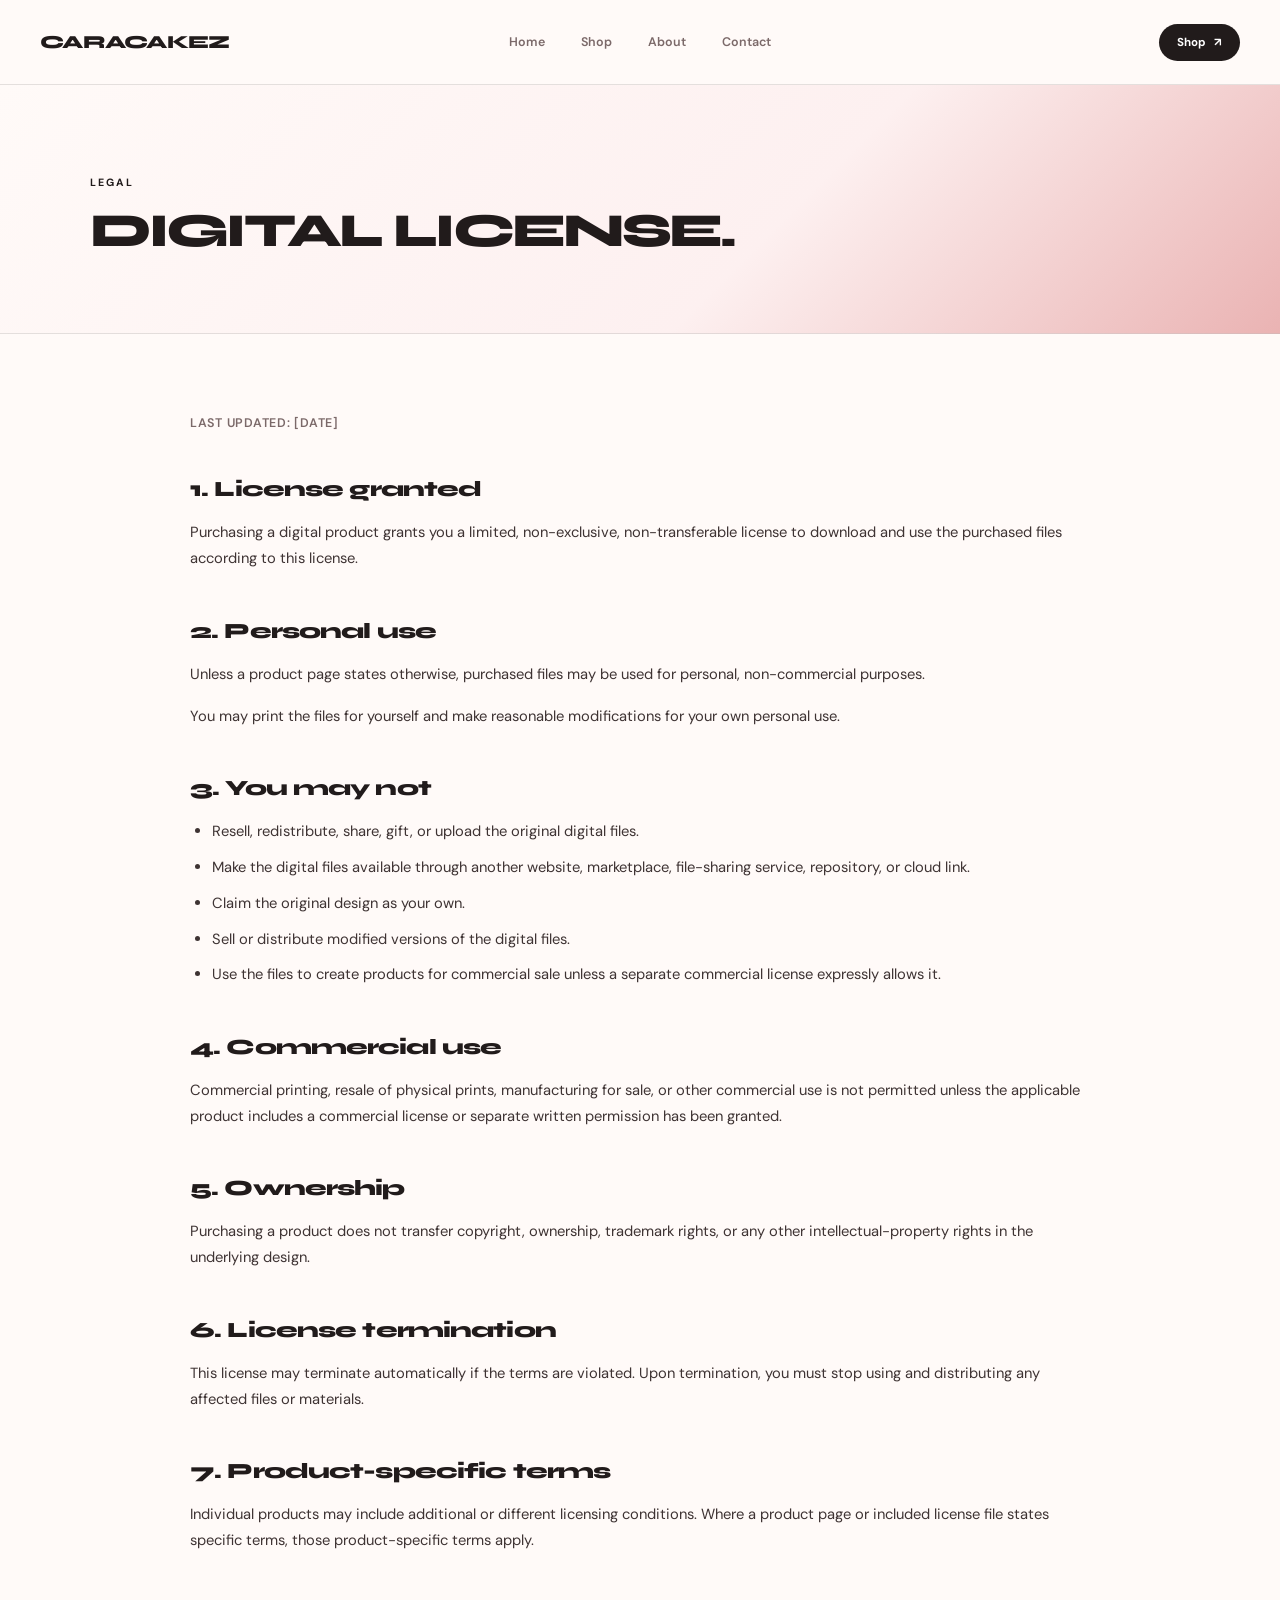
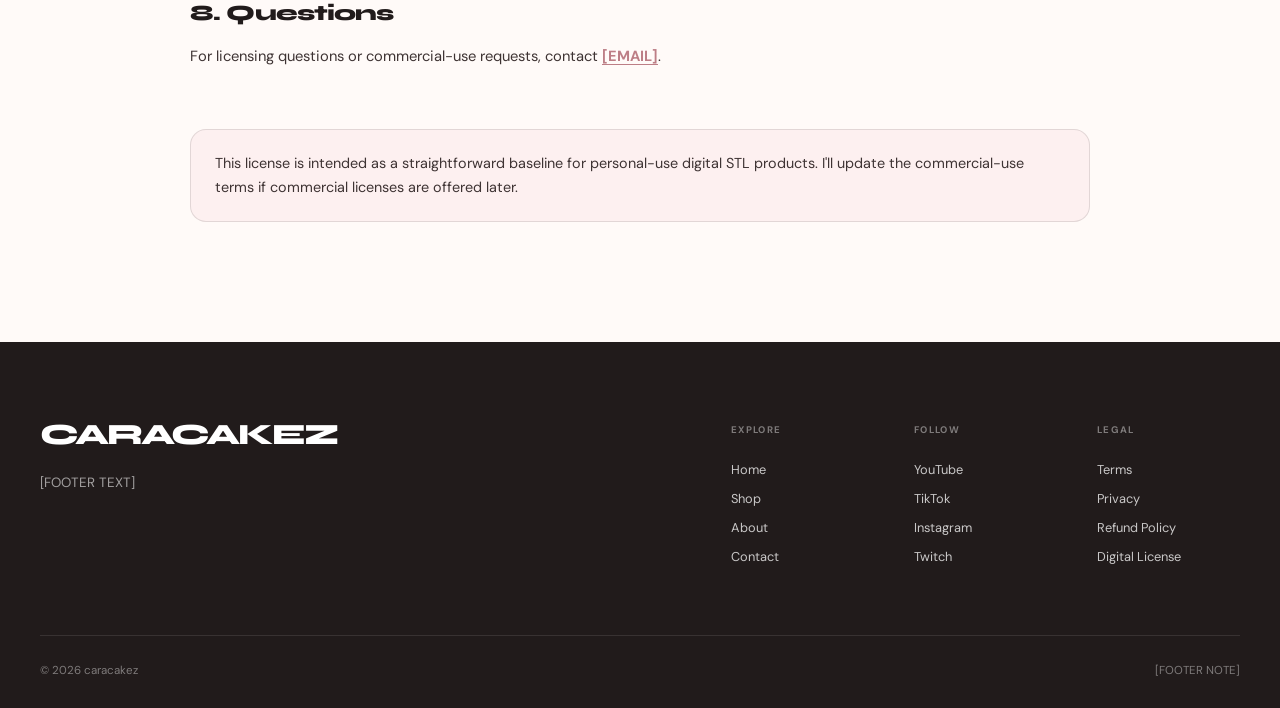
<file: legal/license.html>
<!DOCTYPE html>
<html lang="en">

<head>
    <meta charset="UTF-8">
    <meta name="viewport" content="width=device-width, initial-scale=1.0">

    <title>Digital License | caracakez</title>

    <meta
        name="description"
        content="Digital product license for caracakez."
    >

    <link rel="preconnect" href="https://fonts.googleapis.com">
    <link rel="preconnect" href="https://fonts.gstatic.com" crossorigin>

    <link
        href="https://fonts.googleapis.com/css2?family=DM+Sans:wght@400;500;600;700&family=Syne:wght@500;600;700;800&display=swap"
        rel="stylesheet"
    >

    <link rel="stylesheet" href="../css/style.css">

    <script src="../js/site.js" defer></script>
</head>

<body>

    <header class="site-header">

        <div class="site-header__inner">

            <a class="site-logo" href="../index.html">
                CARACAKEZ
            </a>

            <nav class="desktop-nav" aria-label="Primary navigation">
                <a class="nav-link" href="../index.html">Home</a>
                <a class="nav-link" href="../shop.html">Shop</a>
                <a class="nav-link" href="../about.html">About</a>
                <a class="nav-link" href="../contact.html">Contact</a>
            </nav>

            <div class="site-header__actions">

                <a class="header-shop-link" href="../shop.html">
                    Shop
                    <span aria-hidden="true">↗</span>
                </a>

            </div>

        </div>

    </header>


    <main class="legal-page">

        <section class="legal-hero">

            <div class="legal-hero__inner">

                <p class="eyebrow">
                    Legal
                </p>

                <h1>
                    DIGITAL LICENSE.
                </h1>

            </div>

        </section>


        <section class="legal-content">

            <div class="legal-content__inner">

                <p class="legal-updated">
                    Last updated: [DATE]
                </p>


                <div class="legal-section">

                    <h2>
                        1. License granted
                    </h2>

                    <p>
                        Purchasing a digital product grants you a
                        limited, non-exclusive, non-transferable license
                        to download and use the purchased files according
                        to this license.
                    </p>

                </div>


                <div class="legal-section">

                    <h2>
                        2. Personal use
                    </h2>

                    <p>
                        Unless a product page states otherwise, purchased
                        files may be used for personal, non-commercial
                        purposes.
                    </p>

                    <p>
                        You may print the files for yourself and make
                        reasonable modifications for your own personal
                        use.
                    </p>

                </div>


                <div class="legal-section">

                    <h2>
                        3. You may not
                    </h2>

                    <ul>
                        <li>
                            Resell, redistribute, share, gift, or upload
                            the original digital files.
                        </li>

                        <li>
                            Make the digital files available through
                            another website, marketplace, file-sharing
                            service, repository, or cloud link.
                        </li>

                        <li>
                            Claim the original design as your own.
                        </li>

                        <li>
                            Sell or distribute modified versions of the
                            digital files.
                        </li>

                        <li>
                            Use the files to create products for
                            commercial sale unless a separate commercial
                            license expressly allows it.
                        </li>
                    </ul>

                </div>


                <div class="legal-section">

                    <h2>
                        4. Commercial use
                    </h2>

                    <p>
                        Commercial printing, resale of physical prints,
                        manufacturing for sale, or other commercial use
                        is not permitted unless the applicable product
                        includes a commercial license or separate written
                        permission has been granted.
                    </p>

                </div>


                <div class="legal-section">

                    <h2>
                        5. Ownership
                    </h2>

                    <p>
                        Purchasing a product does not transfer copyright,
                        ownership, trademark rights, or any other
                        intellectual-property rights in the underlying
                        design.
                    </p>

                </div>


                <div class="legal-section">

                    <h2>
                        6. License termination
                    </h2>

                    <p>
                        This license may terminate automatically if the
                        terms are violated. Upon termination, you must
                        stop using and distributing any affected files
                        or materials.
                    </p>

                </div>


                <div class="legal-section">

                    <h2>
                        7. Product-specific terms
                    </h2>

                    <p>
                        Individual products may include additional or
                        different licensing conditions. Where a product
                        page or included license file states specific
                        terms, those product-specific terms apply.
                    </p>

                </div>


                <div class="legal-section">

                    <h2>
                        8. Questions
                    </h2>

                    <p>
                        For licensing questions or commercial-use
                        requests, contact
                        <a href="mailto:[EMAIL]">[EMAIL]</a>.
                    </p>

                </div>


                <div class="legal-note">
                    This license is intended as a straightforward
                    baseline for personal-use digital STL products.
                    I'll update the commercial-use terms if commercial
                    licenses are offered later.
                </div>

            </div>

        </section>

    </main>

</body>

<footer class="site-footer">

    <div class="site-footer__top">


        <div class="site-footer__brand">

            <a
                class="site-footer__logo"
                href="../index.html"
            >
                CARACAKEZ
            </a>

            <p>
                [FOOTER TEXT]
            </p>

        </div>


        <div class="site-footer__nav">


            <div>

                <p class="footer-heading">
                    Explore
                </p>

                <a href="../index.html">
                    Home
                </a>

                <a href="../shop.html">
                    Shop
                </a>

                <a href="../about.html">
                    About
                </a>

                <a href="../contact.html">
                    Contact
                </a>

            </div>


            <div>

                    <p class="footer-heading">
                        Follow
                    </p>

                    <a
                        href="https://youtube.com/@caracakez?si=fUH8HTHDfjMCihqP"
                        target="_blank"
                        rel="noopener noreferrer"
                    >
                        YouTube
                    </a>

                    <a
                        href="https://www.tiktok.com/@caracakezz"
                        target="_blank"
                        rel="noopener noreferrer"
                    >
                        TikTok
                    </a>

                    <a
                        href="https://www.instagram.com/caracakez"
                        target="_blank"
                        rel="noopener noreferrer"
                    >
                        Instagram
                    </a>

                    <a
                        href="https://www.twitch.tv/caracakez"
                        target="_blank"
                        rel="noopener noreferrer"
                    >
                        Twitch
                    </a>

                </div>


            <div>

                <p class="footer-heading">
                    Legal
                </p>

                <a href="terms.html">
                    Terms
                </a>

                <a href="privacy.html">
                    Privacy
                </a>

                <a href="refund-policy.html">
                    Refund Policy
                </a>

                <a href="license.html">
                    Digital License
                </a>

            </div>


        </div>

    </div>


    <div class="site-footer__bottom">

        <p>
            © <span id="current-year">2026</span>
            caracakez
        </p>

        <p>
            [FOOTER NOTE]
        </p>

    </div>

</footer>

</html>
</file>
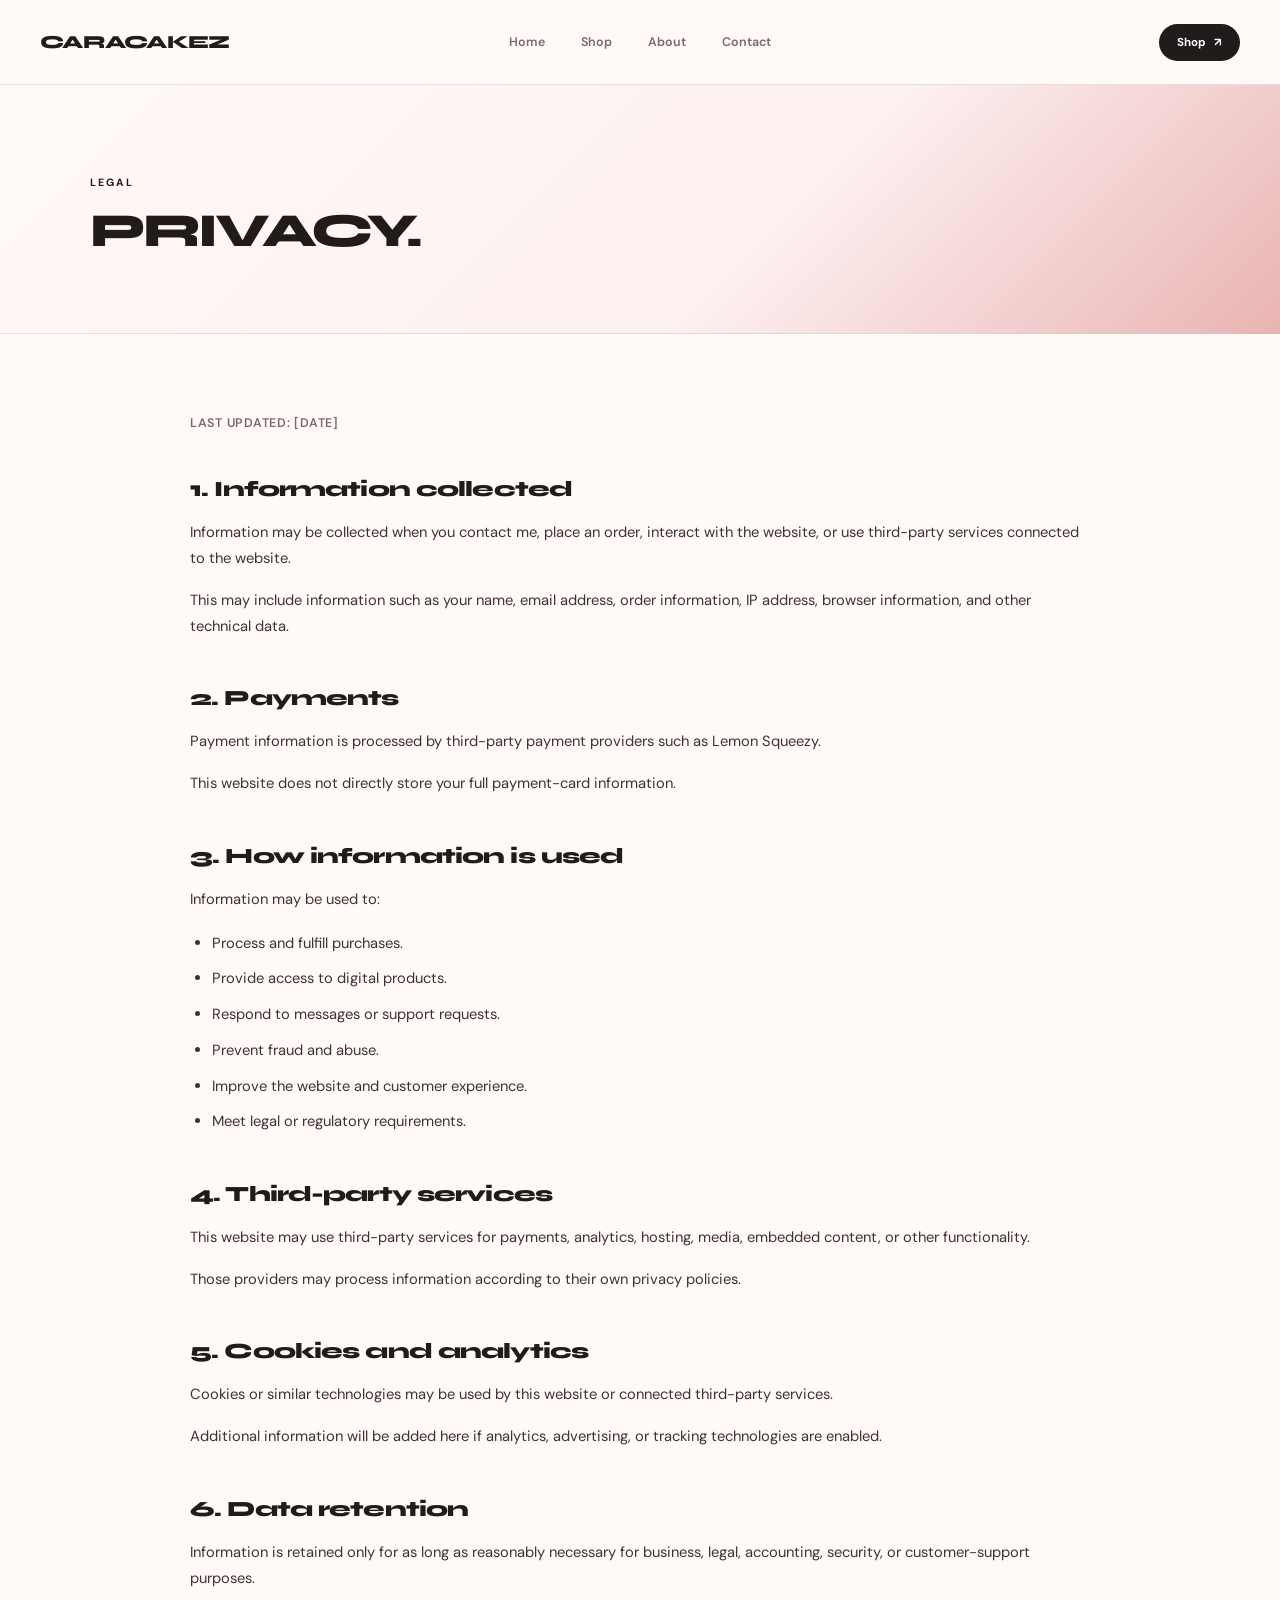
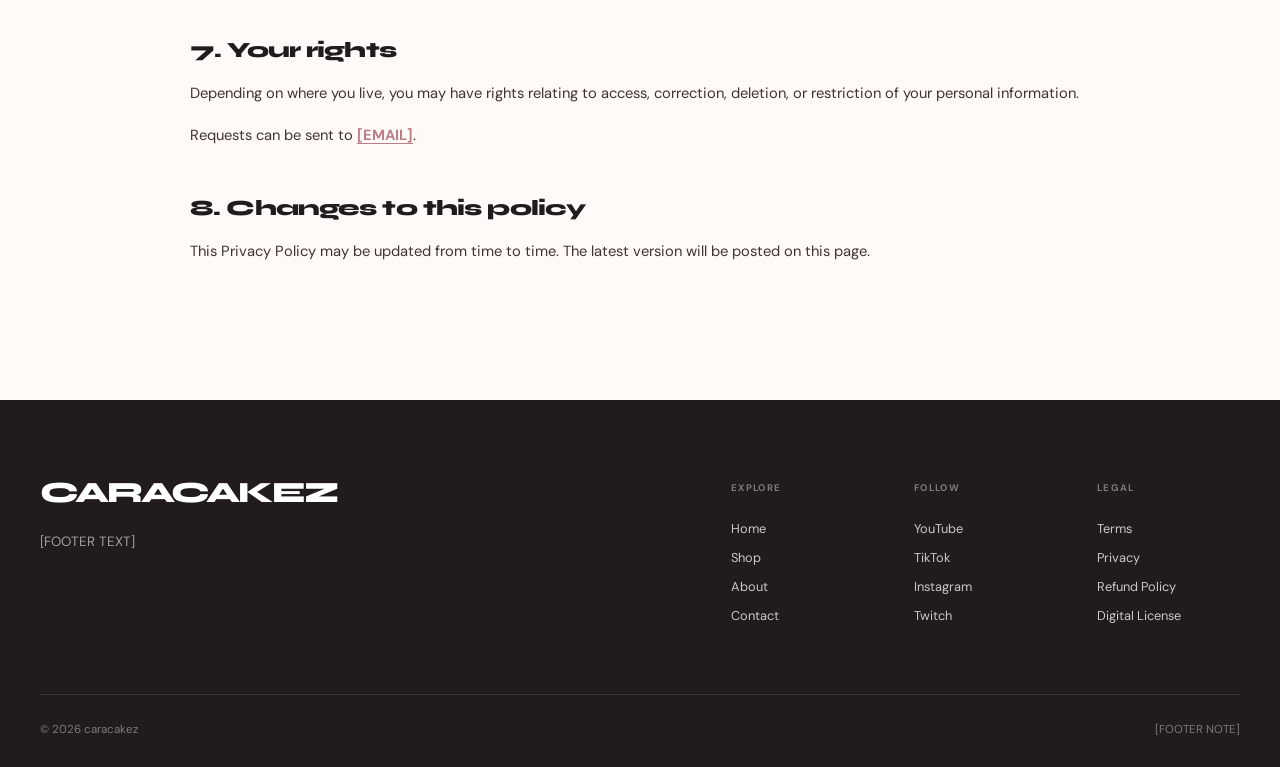
<file: legal/privacy.html>
<!DOCTYPE html>
<html lang="en">

<head>
    <meta charset="UTF-8">
    <meta name="viewport" content="width=device-width, initial-scale=1.0">

    <title>Privacy | caracakez</title>

    <meta
        name="description"
        content="Privacy policy for caracakez."
    >

    <link rel="preconnect" href="https://fonts.googleapis.com">
    <link rel="preconnect" href="https://fonts.gstatic.com" crossorigin>

    <link
        href="https://fonts.googleapis.com/css2?family=DM+Sans:wght@400;500;600;700&family=Syne:wght@500;600;700;800&display=swap"
        rel="stylesheet"
    >

    <link rel="stylesheet" href="../css/style.css">

    <script src="../js/site.js" defer></script>
</head>

<body>

    <header class="site-header">

        <div class="site-header__inner">

            <a class="site-logo" href="../index.html">
                CARACAKEZ
            </a>

            <nav class="desktop-nav" aria-label="Primary navigation">
                <a class="nav-link" href="../index.html">Home</a>
                <a class="nav-link" href="../shop.html">Shop</a>
                <a class="nav-link" href="../about.html">About</a>
                <a class="nav-link" href="../contact.html">Contact</a>
            </nav>

            <div class="site-header__actions">

                <a class="header-shop-link" href="../shop.html">
                    Shop
                    <span aria-hidden="true">↗</span>
                </a>

            </div>

        </div>

    </header>


    <main class="legal-page">

        <section class="legal-hero">

            <div class="legal-hero__inner">

                <p class="eyebrow">
                    Legal
                </p>

                <h1>
                    PRIVACY.
                </h1>

            </div>

        </section>


        <section class="legal-content">

            <div class="legal-content__inner">

                <p class="legal-updated">
                    Last updated: [DATE]
                </p>


                <div class="legal-section">

                    <h2>
                        1. Information collected
                    </h2>

                    <p>
                        Information may be collected when you contact me,
                        place an order, interact with the website, or use
                        third-party services connected to the website.
                    </p>

                    <p>
                        This may include information such as your name,
                        email address, order information, IP address,
                        browser information, and other technical data.
                    </p>

                </div>


                <div class="legal-section">

                    <h2>
                        2. Payments
                    </h2>

                    <p>
                        Payment information is processed by third-party
                        payment providers such as Lemon Squeezy.
                    </p>

                    <p>
                        This website does not directly store your full
                        payment-card information.
                    </p>

                </div>


                <div class="legal-section">

                    <h2>
                        3. How information is used
                    </h2>

                    <p>
                        Information may be used to:
                    </p>

                    <ul>
                        <li>Process and fulfill purchases.</li>
                        <li>Provide access to digital products.</li>
                        <li>Respond to messages or support requests.</li>
                        <li>Prevent fraud and abuse.</li>
                        <li>Improve the website and customer experience.</li>
                        <li>Meet legal or regulatory requirements.</li>
                    </ul>

                </div>


                <div class="legal-section">

                    <h2>
                        4. Third-party services
                    </h2>

                    <p>
                        This website may use third-party services for
                        payments, analytics, hosting, media, embedded
                        content, or other functionality.
                    </p>

                    <p>
                        Those providers may process information according
                        to their own privacy policies.
                    </p>

                </div>


                <div class="legal-section">

                    <h2>
                        5. Cookies and analytics
                    </h2>

                    <p>
                        Cookies or similar technologies may be used by
                        this website or connected third-party services.
                    </p>

                    <p>
                        Additional information will be added here if
                        analytics, advertising, or tracking technologies
                        are enabled.
                    </p>

                </div>


                <div class="legal-section">

                    <h2>
                        6. Data retention
                    </h2>

                    <p>
                        Information is retained only for as long as
                        reasonably necessary for business, legal,
                        accounting, security, or customer-support
                        purposes.
                    </p>

                </div>


                <div class="legal-section">

                    <h2>
                        7. Your rights
                    </h2>

                    <p>
                        Depending on where you live, you may have rights
                        relating to access, correction, deletion, or
                        restriction of your personal information.
                    </p>

                    <p>
                        Requests can be sent to
                        <a href="mailto:[EMAIL]">[EMAIL]</a>.
                    </p>

                </div>


                <div class="legal-section">

                    <h2>
                        8. Changes to this policy
                    </h2>

                    <p>
                        This Privacy Policy may be updated from time to
                        time. The latest version will be posted on this
                        page.
                    </p>

                </div>

            </div>

        </section>

    </main>

</body>

<footer class="site-footer">

    <div class="site-footer__top">


        <div class="site-footer__brand">

            <a
                class="site-footer__logo"
                href="../index.html"
            >
                CARACAKEZ
            </a>

            <p>
                [FOOTER TEXT]
            </p>

        </div>


        <div class="site-footer__nav">


            <div>

                <p class="footer-heading">
                    Explore
                </p>

                <a href="../index.html">
                    Home
                </a>

                <a href="../shop.html">
                    Shop
                </a>

                <a href="../about.html">
                    About
                </a>

                <a href="../contact.html">
                    Contact
                </a>

            </div>


            <div>

                    <p class="footer-heading">
                        Follow
                    </p>

                    <a
                        href="https://youtube.com/@caracakez?si=fUH8HTHDfjMCihqP"
                        target="_blank"
                        rel="noopener noreferrer"
                    >
                        YouTube
                    </a>

                    <a
                        href="https://www.tiktok.com/@caracakezz"
                        target="_blank"
                        rel="noopener noreferrer"
                    >
                        TikTok
                    </a>

                    <a
                        href="https://www.instagram.com/caracakez"
                        target="_blank"
                        rel="noopener noreferrer"
                    >
                        Instagram
                    </a>

                    <a
                        href="https://www.twitch.tv/caracakez"
                        target="_blank"
                        rel="noopener noreferrer"
                    >
                        Twitch
                    </a>

                </div>


            <div>

                <p class="footer-heading">
                    Legal
                </p>

                <a href="terms.html">
                    Terms
                </a>

                <a href="privacy.html">
                    Privacy
                </a>

                <a href="refund-policy.html">
                    Refund Policy
                </a>

                <a href="license.html">
                    Digital License
                </a>

            </div>


        </div>

    </div>


    <div class="site-footer__bottom">

        <p>
            © <span id="current-year">2026</span>
            caracakez
        </p>

        <p>
            [FOOTER NOTE]
        </p>

    </div>

</footer>

</html>
</file>
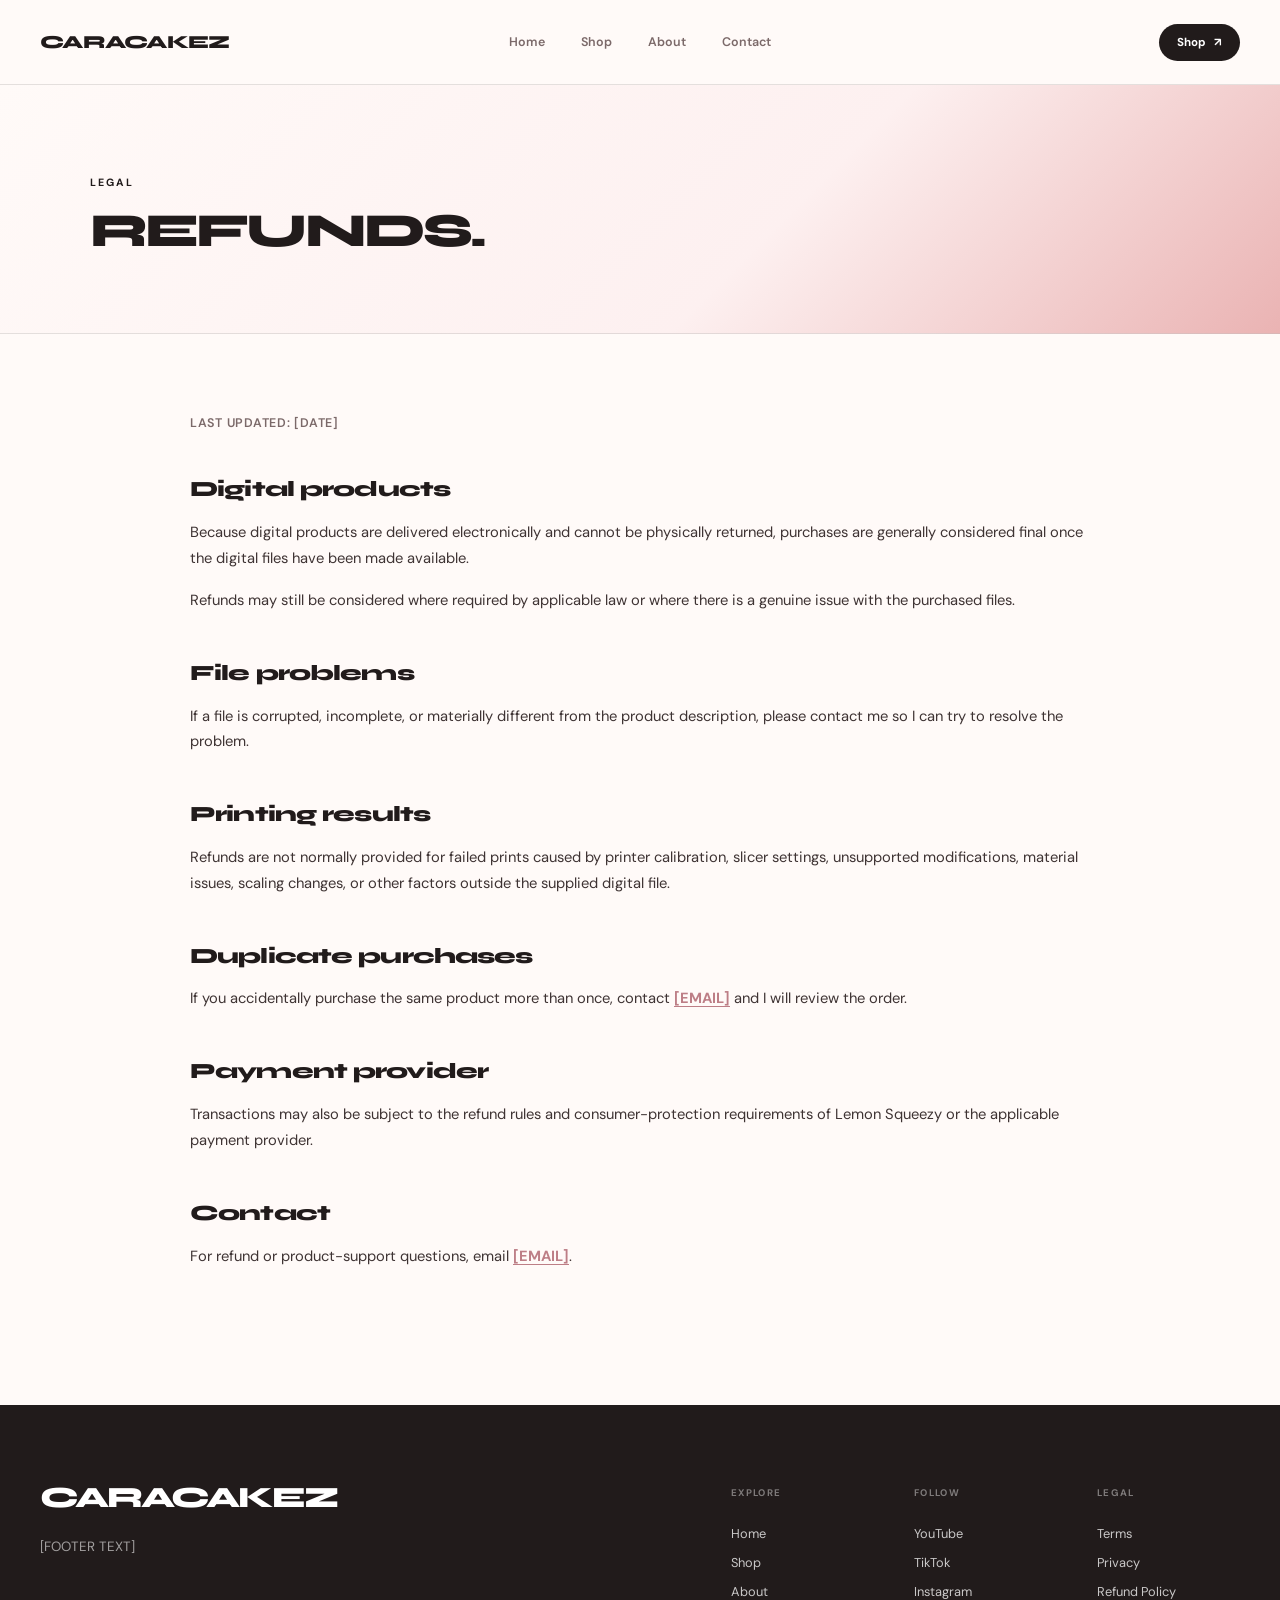
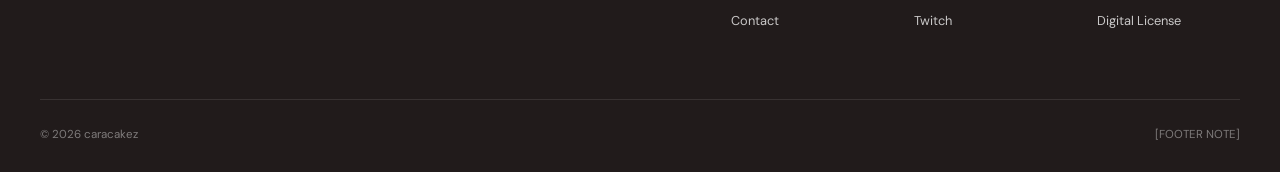
<file: legal/refund-policy.html>
<!DOCTYPE html>
<html lang="en">

<head>
    <meta charset="UTF-8">
    <meta name="viewport" content="width=device-width, initial-scale=1.0">

    <title>Refund Policy | caracakez</title>

    <meta
        name="description"
        content="Refund policy for caracakez digital products."
    >

    <link rel="preconnect" href="https://fonts.googleapis.com">
    <link rel="preconnect" href="https://fonts.gstatic.com" crossorigin>

    <link
        href="https://fonts.googleapis.com/css2?family=DM+Sans:wght@400;500;600;700&family=Syne:wght@500;600;700;800&display=swap"
        rel="stylesheet"
    >

    <link rel="stylesheet" href="../css/style.css">

    <script src="../js/site.js" defer></script>
</head>

<body>

    <header class="site-header">

        <div class="site-header__inner">

            <a class="site-logo" href="../index.html">
                CARACAKEZ
            </a>

            <nav class="desktop-nav" aria-label="Primary navigation">
                <a class="nav-link" href="../index.html">Home</a>
                <a class="nav-link" href="../shop.html">Shop</a>
                <a class="nav-link" href="../about.html">About</a>
                <a class="nav-link" href="../contact.html">Contact</a>
            </nav>

            <div class="site-header__actions">

                <a class="header-shop-link" href="../shop.html">
                    Shop
                    <span aria-hidden="true">↗</span>
                </a>

            </div>

        </div>

    </header>


    <main class="legal-page">

        <section class="legal-hero">

            <div class="legal-hero__inner">

                <p class="eyebrow">
                    Legal
                </p>

                <h1>
                    REFUNDS.
                </h1>

            </div>

        </section>


        <section class="legal-content">

            <div class="legal-content__inner">

                <p class="legal-updated">
                    Last updated: [DATE]
                </p>


                <div class="legal-section">

                    <h2>
                        Digital products
                    </h2>

                    <p>
                        Because digital products are delivered
                        electronically and cannot be physically returned,
                        purchases are generally considered final once the
                        digital files have been made available.
                    </p>

                    <p>
                        Refunds may still be considered where required by
                        applicable law or where there is a genuine issue
                        with the purchased files.
                    </p>

                </div>


                <div class="legal-section">

                    <h2>
                        File problems
                    </h2>

                    <p>
                        If a file is corrupted, incomplete, or materially
                        different from the product description, please
                        contact me so I can try to resolve the problem.
                    </p>

                </div>


                <div class="legal-section">

                    <h2>
                        Printing results
                    </h2>

                    <p>
                        Refunds are not normally provided for failed
                        prints caused by printer calibration, slicer
                        settings, unsupported modifications, material
                        issues, scaling changes, or other factors outside
                        the supplied digital file.
                    </p>

                </div>


                <div class="legal-section">

                    <h2>
                        Duplicate purchases
                    </h2>

                    <p>
                        If you accidentally purchase the same product
                        more than once, contact
                        <a href="mailto:[EMAIL]">[EMAIL]</a>
                        and I will review the order.
                    </p>

                </div>


                <div class="legal-section">

                    <h2>
                        Payment provider
                    </h2>

                    <p>
                        Transactions may also be subject to the refund
                        rules and consumer-protection requirements of
                        Lemon Squeezy or the applicable payment provider.
                    </p>

                </div>


                <div class="legal-section">

                    <h2>
                        Contact
                    </h2>

                    <p>
                        For refund or product-support questions, email
                        <a href="mailto:[EMAIL]">[EMAIL]</a>.
                    </p>

                </div>

            </div>

        </section>

    </main>

</body>

<footer class="site-footer">

    <div class="site-footer__top">


        <div class="site-footer__brand">

            <a
                class="site-footer__logo"
                href="../index.html"
            >
                CARACAKEZ
            </a>

            <p>
                [FOOTER TEXT]
            </p>

        </div>


        <div class="site-footer__nav">


            <div>

                <p class="footer-heading">
                    Explore
                </p>

                <a href="../index.html">
                    Home
                </a>

                <a href="../shop.html">
                    Shop
                </a>

                <a href="../about.html">
                    About
                </a>

                <a href="../contact.html">
                    Contact
                </a>

            </div>


            <div>

                    <p class="footer-heading">
                        Follow
                    </p>

                    <a
                        href="https://youtube.com/@caracakez?si=fUH8HTHDfjMCihqP"
                        target="_blank"
                        rel="noopener noreferrer"
                    >
                        YouTube
                    </a>

                    <a
                        href="https://www.tiktok.com/@caracakezz"
                        target="_blank"
                        rel="noopener noreferrer"
                    >
                        TikTok
                    </a>

                    <a
                        href="https://www.instagram.com/caracakez"
                        target="_blank"
                        rel="noopener noreferrer"
                    >
                        Instagram
                    </a>

                    <a
                        href="https://www.twitch.tv/caracakez"
                        target="_blank"
                        rel="noopener noreferrer"
                    >
                        Twitch
                    </a>

                </div>


            <div>

                <p class="footer-heading">
                    Legal
                </p>

                <a href="terms.html">
                    Terms
                </a>

                <a href="privacy.html">
                    Privacy
                </a>

                <a href="refund-policy.html">
                    Refund Policy
                </a>

                <a href="license.html">
                    Digital License
                </a>

            </div>


        </div>

    </div>


    <div class="site-footer__bottom">

        <p>
            © <span id="current-year">2026</span>
            caracakez
        </p>

        <p>
            [FOOTER NOTE]
        </p>

    </div>

</footer>

</html>
</file>
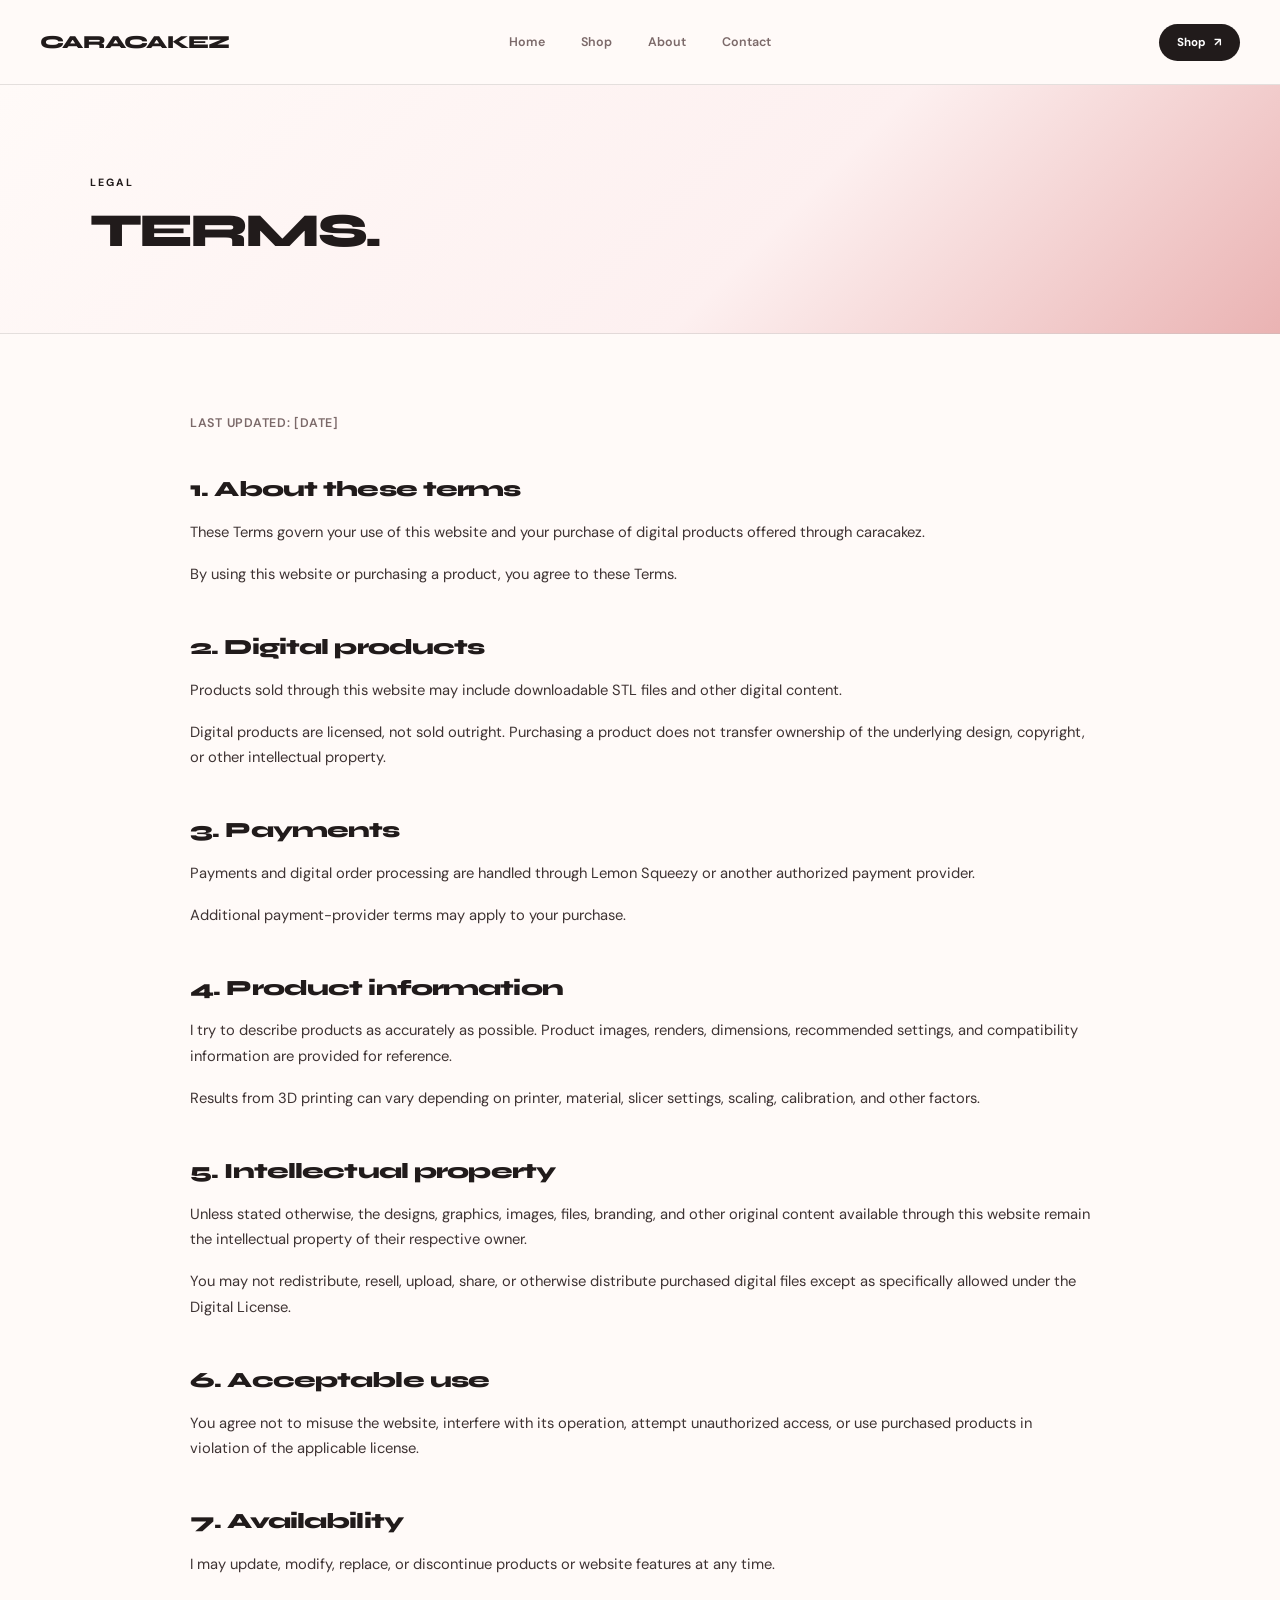
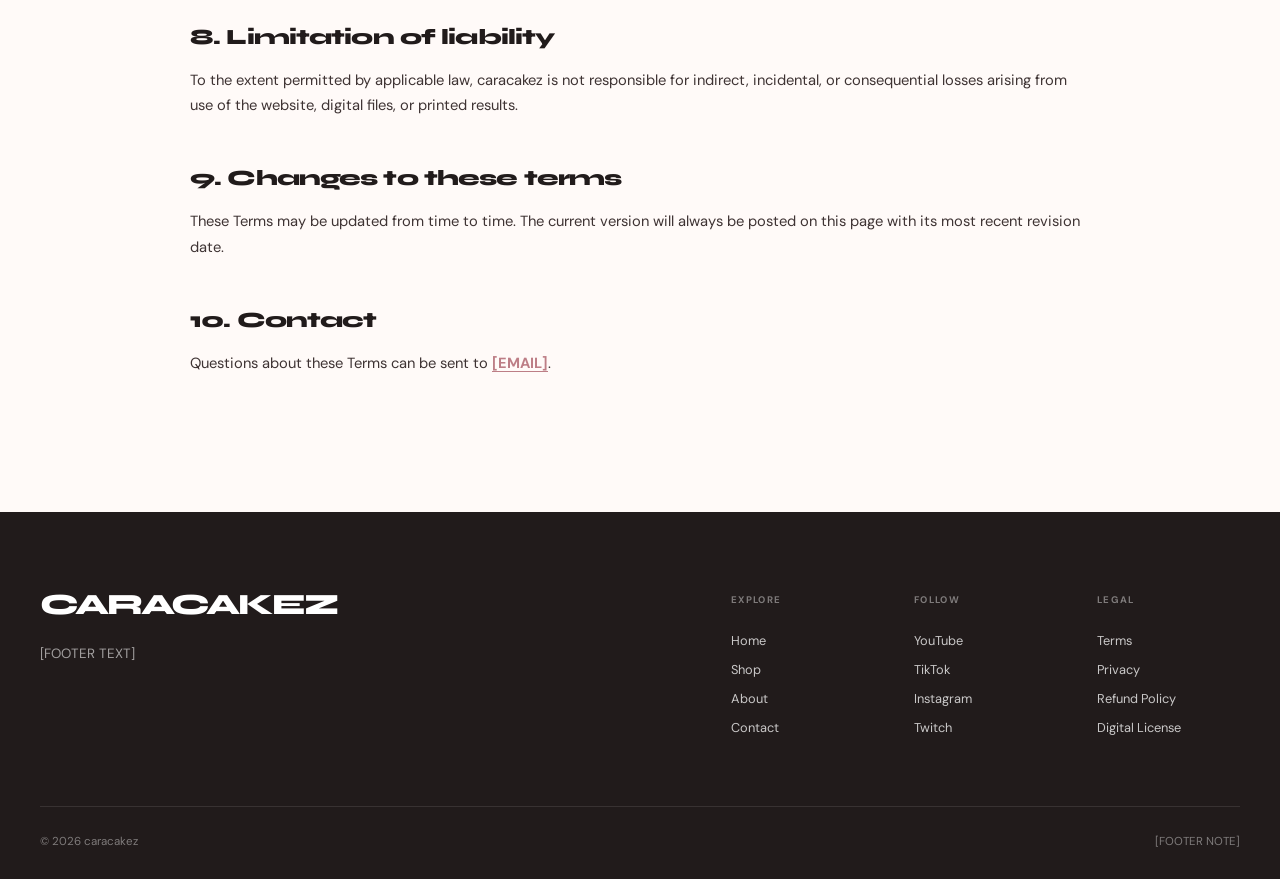
<file: legal/terms.html>
<!DOCTYPE html>
<html lang="en">

<head>
    <meta charset="UTF-8">
    <meta name="viewport" content="width=device-width, initial-scale=1.0">

    <title>Terms | caracakez</title>

    <meta
        name="description"
        content="Terms and conditions for caracakez."
    >

    <link rel="preconnect" href="https://fonts.googleapis.com">
    <link rel="preconnect" href="https://fonts.gstatic.com" crossorigin>

    <link
        href="https://fonts.googleapis.com/css2?family=DM+Sans:wght@400;500;600;700&family=Syne:wght@500;600;700;800&display=swap"
        rel="stylesheet"
    >

    <link rel="stylesheet" href="../css/style.css">

    <script src="../js/site.js" defer></script>
</head>

<body>

    <header class="site-header">

        <div class="site-header__inner">

            <a
                class="site-logo"
                href="../index.html"
                aria-label="caracakez home"
            >
                CARACAKEZ
            </a>

            <nav
                class="desktop-nav"
                aria-label="Primary navigation"
            >
                <a class="nav-link" href="../index.html">Home</a>
                <a class="nav-link" href="../shop.html">Shop</a>
                <a class="nav-link" href="../about.html">About</a>
                <a class="nav-link" href="../contact.html">Contact</a>
            </nav>

            <div class="site-header__actions">

                <a
                    class="header-shop-link"
                    href="../shop.html"
                >
                    Shop
                    <span aria-hidden="true">↗</span>
                </a>

            </div>

        </div>

    </header>


    <main class="legal-page">

        <section class="legal-hero">

            <div class="legal-hero__inner">

                <p class="eyebrow">
                    Legal
                </p>

                <h1>
                    TERMS.
                </h1>

            </div>

        </section>


        <section class="legal-content">

            <div class="legal-content__inner">

                <p class="legal-updated">
                    Last updated: [DATE]
                </p>


                <div class="legal-section">

                    <h2>
                        1. About these terms
                    </h2>

                    <p>
                        These Terms govern your use of this website and
                        your purchase of digital products offered through
                        caracakez.
                    </p>

                    <p>
                        By using this website or purchasing a product,
                        you agree to these Terms.
                    </p>

                </div>


                <div class="legal-section">

                    <h2>
                        2. Digital products
                    </h2>

                    <p>
                        Products sold through this website may include
                        downloadable STL files and other digital content.
                    </p>

                    <p>
                        Digital products are licensed, not sold outright.
                        Purchasing a product does not transfer ownership
                        of the underlying design, copyright, or other
                        intellectual property.
                    </p>

                </div>


                <div class="legal-section">

                    <h2>
                        3. Payments
                    </h2>

                    <p>
                        Payments and digital order processing are handled
                        through Lemon Squeezy or another authorized
                        payment provider.
                    </p>

                    <p>
                        Additional payment-provider terms may apply to
                        your purchase.
                    </p>

                </div>


                <div class="legal-section">

                    <h2>
                        4. Product information
                    </h2>

                    <p>
                        I try to describe products as accurately as
                        possible. Product images, renders, dimensions,
                        recommended settings, and compatibility
                        information are provided for reference.
                    </p>

                    <p>
                        Results from 3D printing can vary depending on
                        printer, material, slicer settings, scaling,
                        calibration, and other factors.
                    </p>

                </div>


                <div class="legal-section">

                    <h2>
                        5. Intellectual property
                    </h2>

                    <p>
                        Unless stated otherwise, the designs, graphics,
                        images, files, branding, and other original
                        content available through this website remain the
                        intellectual property of their respective owner.
                    </p>

                    <p>
                        You may not redistribute, resell, upload, share,
                        or otherwise distribute purchased digital files
                        except as specifically allowed under the Digital
                        License.
                    </p>

                </div>


                <div class="legal-section">

                    <h2>
                        6. Acceptable use
                    </h2>

                    <p>
                        You agree not to misuse the website, interfere
                        with its operation, attempt unauthorized access,
                        or use purchased products in violation of the
                        applicable license.
                    </p>

                </div>


                <div class="legal-section">

                    <h2>
                        7. Availability
                    </h2>

                    <p>
                        I may update, modify, replace, or discontinue
                        products or website features at any time.
                    </p>

                </div>


                <div class="legal-section">

                    <h2>
                        8. Limitation of liability
                    </h2>

                    <p>
                        To the extent permitted by applicable law,
                        caracakez is not responsible for indirect,
                        incidental, or consequential losses arising from
                        use of the website, digital files, or printed
                        results.
                    </p>

                </div>


                <div class="legal-section">

                    <h2>
                        9. Changes to these terms
                    </h2>

                    <p>
                        These Terms may be updated from time to time.
                        The current version will always be posted on this
                        page with its most recent revision date.
                    </p>

                </div>


                <div class="legal-section">

                    <h2>
                        10. Contact
                    </h2>

                    <p>
                        Questions about these Terms can be sent to
                        <a href="mailto:[EMAIL]">[EMAIL]</a>.
                    </p>

                </div>

            </div>

        </section>

    </main>

</body>

<footer class="site-footer">

    <div class="site-footer__top">


        <div class="site-footer__brand">

            <a
                class="site-footer__logo"
                href="../index.html"
            >
                CARACAKEZ
            </a>

            <p>
                [FOOTER TEXT]
            </p>

        </div>


        <div class="site-footer__nav">


            <div>

                <p class="footer-heading">
                    Explore
                </p>

                <a href="../index.html">
                    Home
                </a>

                <a href="../shop.html">
                    Shop
                </a>

                <a href="../about.html">
                    About
                </a>

                <a href="../contact.html">
                    Contact
                </a>

            </div>


            <div>

                    <p class="footer-heading">
                        Follow
                    </p>

                    <a
                        href="https://youtube.com/@caracakez?si=fUH8HTHDfjMCihqP"
                        target="_blank"
                        rel="noopener noreferrer"
                    >
                        YouTube
                    </a>

                    <a
                        href="https://www.tiktok.com/@caracakezz"
                        target="_blank"
                        rel="noopener noreferrer"
                    >
                        TikTok
                    </a>

                    <a
                        href="https://www.instagram.com/caracakez"
                        target="_blank"
                        rel="noopener noreferrer"
                    >
                        Instagram
                    </a>

                    <a
                        href="https://www.twitch.tv/caracakez"
                        target="_blank"
                        rel="noopener noreferrer"
                    >
                        Twitch
                    </a>

                </div>


            <div>

                <p class="footer-heading">
                    Legal
                </p>

                <a href="terms.html">
                    Terms
                </a>

                <a href="privacy.html">
                    Privacy
                </a>

                <a href="refund-policy.html">
                    Refund Policy
                </a>

                <a href="license.html">
                    Digital License
                </a>

            </div>


        </div>

    </div>


    <div class="site-footer__bottom">

        <p>
            © <span id="current-year">2026</span>
            caracakez
        </p>

        <p>
            [FOOTER NOTE]
        </p>

    </div>

</footer>

</html>
</file>
<file: css/style.css>
/*=========================================================
   CARACAKEZ
   Global Styles
=========================================================*/

/*=========================================================
   ROOT
=========================================================*/

:root {
    --pink: #eab3b3;
    --pink-light: #f7dddd;
    --pink-soft: #fdf0f0;
    --pink-deep: #bd7e86;
    --cream: #fffaf8;
    --white: #ffffff;
    --ink: #211b1b;
    --ink-soft: #3e3333;
    --muted: #7b6969;
    --border: rgba(33, 27, 27, 0.12);
    --border-light: rgba(255, 255, 255, 0.18);
    --shadow-soft: 0 20px 60px rgba(68, 36, 36, 0.10);
    --shadow-medium: 0 24px 70px rgba(68, 36, 36, 0.18);
    --max-width: 1440px;
    --header-height: 84px;
    --radius-small: 12px;
    --radius-medium: 24px;
    --radius-large: 40px;
}

/*=========================================================
   RESET
=========================================================*/

*,
*::before,
*::after {
    box-sizing: border-box;
}

html {
    scroll-behavior: smooth;
}

body {
    margin: 0;
    background: var(--cream);
    color: var(--ink);
    font-family: "DM Sans", sans-serif;
    -webkit-font-smoothing: antialiased;
    overflow-x: hidden;
    font-size: 0.92rem;
}

img {
    display: block;
    width: 100%;
}

a {
    color: inherit;
    text-decoration: none;
}

button,
input,
textarea,
select {
    font: inherit;
}

button {
    color: inherit;
}

::selection {
    background: var(--pink);
    color: var(--ink);
}

/*=========================================================
   ACCESSIBILITY
=========================================================*/

.skip-link {
    position: fixed;
    top: 16px;
    left: 16px;
    z-index: 9999;
    padding: 12px 18px;
    background: var(--ink);
    color: var(--white);
    border-radius: 999px;
    transform: translateY(-200%);
    transition: transform 0.2s ease;
}

.skip-link:focus {
    transform: translateY(0);
}

/*=========================================================
   GENERAL
=========================================================*/

.section {
    position: relative;
    padding: 120px 40px;
}

.home-page .section {
    padding: 105px 40px;
}

.section-container {
    width: 100%;
    max-width: var(--max-width);
    margin: 0 auto;
}

.eyebrow {
    margin: 0 0 18px;
    font-size: 0.66rem;
    font-weight: 700;
    letter-spacing: 0.18em;
    text-transform: uppercase;
}

h1,
h2,
h3,
p {
    margin-top: 0;
}

p {
    line-height: 1.6;
}

h1,
h2,
h3 {
    font-family: "Syne", sans-serif;
}

h2 {
    margin-bottom: 0;
    font-size: clamp(1.9rem, 3.1vw, 3.4rem);
    font-weight: 800;
    line-height: 0.98;
    letter-spacing: -0.06em;
}

/* =========================================================
   STICKY SITE HEADER
========================================================= */

.site-top {
    position: sticky;

    top: 0;

    z-index: 1000;

    width: 100%;
}

/*=========================================================
   ANNOUNCEMENT BAR
=========================================================*/

.announcement-bar {
    position: relative;
    z-index: 100;
    width: 100%;
    overflow: hidden;
    background: var(--ink);
    color: var(--white);
    border-bottom: 1px solid rgba(255, 255, 255, 0.08);
}

.announcement-bar__track {
    display: flex;

    width: max-content;

    font-size: 0.7rem;
    font-weight: 700;

    letter-spacing: 0.16em;

    white-space: nowrap;

    animation:
        announcementScroll 18s linear infinite;

    will-change: transform;
}

.announcement-bar__group {
    display: flex;

    align-items: center;

    flex-shrink: 0;

    gap: 24px;

    width: max-content;

    padding: 12px 18px;
}

/*=========================================================
   HEADER
=========================================================*/

.site-header {
    position: relative;
    z-index: 90;
    background: rgba(255, 250, 248, 0.9);
    border-bottom: 1px solid var(--border);
    backdrop-filter: blur(18px);
    -webkit-backdrop-filter: blur(18px);
}

.site-header__inner {
    display: grid;
    grid-template-columns: 1fr auto 1fr;
    align-items: center;
    width: 100%;
    max-width: var(--max-width);
    min-height: var(--header-height);
    margin: 0 auto;
    padding: 0 40px;
}

.site-logo {
    justify-self: start;
    font-family: "Syne", sans-serif;
    font-size: 1.15rem;
    font-weight: 800;
    letter-spacing: -0.04em;
}

.desktop-nav {
    display: flex;
    align-items: center;
    justify-content: center;
    gap: 36px;
}

.nav-link {
    position: relative;
    padding: 8px 0;
    font-size: 0.78rem;
    font-weight: 600;
    color: var(--muted);
    transition: color 0.2s ease;
}

.nav-link::after {
    content: "";
    position: absolute;
    left: 0;
    bottom: 0;
    width: 100%;
    height: 2px;
    background: var(--pink-deep);
    transform: scaleX(0);
    transform-origin: right;
    transition: transform 0.25s ease;
}

.nav-link:hover,
.nav-link.is-active {
    color: var(--ink);
}

.nav-link:hover::after,
.nav-link.is-active::after {
    transform: scaleX(1);
    transform-origin: left;
}

.site-header__actions {
    display: flex;
    align-items: center;
    justify-content: flex-end;
    gap: 20px;
}

.header-shop-link {
    display: inline-flex;
    align-items: center;
    gap: 8px;
    padding: 11px 18px;
    background: var(--ink);
    color: var(--white);
    border-radius: 999px;
    font-size: 0.72rem;
    font-weight: 700;
    transition: transform 0.2s ease, background 0.2s ease;
}

.header-shop-link:hover {
    background: var(--pink-deep);
    transform: translateY(-2px);
}

.menu-toggle {
    display: none;
    width: 44px;
    height: 44px;
    padding: 0;
    border: 0;
    background: transparent;
    cursor: pointer;
}

.menu-toggle span {
    display: block;
    width: 22px;
    height: 2px;
    margin: 5px auto;
    background: var(--ink);
    border-radius: 999px;
    transition: transform 0.25s ease;
}

.menu-toggle.is-open span:first-child {
    transform:
        translateY(3.5px)
        rotate(45deg);
}

.menu-toggle.is-open span:last-child {
    transform:
        translateY(-3.5px)
        rotate(-45deg);
}

/* =========================================================
   MOBILE MENU
========================================================= */

.mobile-menu {
    position: fixed;

    top: var(--mobile-menu-top, 0px);
    right: 0;
    bottom: 0;
    left: 0;

    z-index: 80;

    display: flex;
    flex-direction: column;

    width: 100%;

    background: var(--cream);

    border-top: 1px solid var(--border);

    overflow: hidden;

    transform: translateX(100%);

    visibility: hidden;

    transition:
        transform 0.35s cubic-bezier(0.22, 1, 0.36, 1),
        visibility 0.35s;
}

.mobile-menu.is-open {
    transform: translateX(0);

    visibility: visible;
}


/* Scrollable menu area */

.mobile-menu__content {
    flex: 1;

    min-height: 0;

    overflow-y: auto;

    padding: 30px 40px;

    overscroll-behavior: contain;

    scrollbar-width: thin;
}


/* Navigation */

.mobile-menu nav {
    display: flex;

    flex-direction: column;

    gap: 0;
}

.mobile-menu nav a {
    position: relative;

    display: block;

    padding: 20px 0;

    font-family: "Syne", sans-serif;

    font-size: 1.35rem;
    font-weight: 700;

    border-bottom: 1px solid var(--border);

    transition:
        color 0.2s ease,
        transform 0.2s ease;
}

.mobile-menu nav a[aria-current="page"] {
    color: var(--pink-deep);
}

.mobile-menu nav a[aria-current="page"]::after {
    content: "";

    position: absolute;

    left: 0;
    bottom: -1px;

    width: 36px;
    height: 2px;

    background: var(--pink-deep);
}

.mobile-menu nav a:hover {
    color: var(--pink-deep);

    transform: translateX(4px);
}


/* =========================================================
   MOBILE MENU FOOTER
========================================================= */

.mobile-menu__footer {
    flex-shrink: 0;

    padding:
        24px
        40px
        calc(22px + env(safe-area-inset-bottom));

    background: var(--ink);

    color: var(--white);
}

.mobile-menu__footer-grid {
    display: grid;

    grid-template-columns: 1fr 1fr;

    gap: 28px;
}

.mobile-menu__footer-heading {
    margin: 0 0 12px;

    color: rgba(255, 255, 255, 0.42);

    font-size: 0.58rem;
    font-weight: 700;

    letter-spacing: 0.14em;

    text-transform: uppercase;
}

.mobile-menu__footer-links {
    display: flex;

    flex-direction: column;

    gap: 8px;
}

.mobile-menu__footer-links a {
    padding: 0;

    color: rgba(255, 255, 255, 0.78);

    border: 0;

    font-family: "DM Sans", sans-serif;

    font-size: 0.76rem;
    font-weight: 400;
}

.mobile-menu__footer-links a:hover {
    color: var(--white);

    transform: none;
}

.mobile-menu__footer-bottom {
    display: flex;

    flex-direction: column;

    gap: 8px;

    margin-top: 22px;

    padding-top: 16px;

    border-top:
        1px solid rgba(255, 255, 255, 0.1);

    color:
        rgba(255, 255, 255, 0.42);

    font-size: 0.65rem;
}

.mobile-menu__footer-bottom p {
    margin: 0;
}

/*=========================================================
   HERO
=========================================================*/

.hero {
    position: relative;
    min-height: calc(100vh - 120px);
    overflow: hidden;
    background: linear-gradient( 135deg, #fffaf8 0%, #fceaea 50%, #efc2c2 100% );
}

.hero::before {
    content: "";
    position: absolute;
    inset: 0;
    pointer-events: none;
    background-image: radial-gradient( rgba(33, 27, 27, 0.09) 1px, transparent 1px );
    background-size: 24px 24px;
    mask-image: linear-gradient( to bottom, rgba(0, 0, 0, 0.5), transparent 80% );
}

.hero__inner {
    position: relative;
    z-index: 2;
    display: grid;
    grid-template-columns: minmax(0, 1.05fr) minmax(420px, 0.95fr);
    align-items: center;
    gap: 80px;
    width: 100%;
    max-width: var(--max-width);
    min-height: calc(100vh - 120px);
    margin: 0 auto;
    padding: 70px 40px 110px;
}

.hero__content {
    position: relative;
    z-index: 4;
}

.hero__title {
    margin: 0;
    font-size: clamp(2.8rem, 3.7vw, 4.4rem);
    font-weight: 800;
    line-height: 0.88;
    letter-spacing: -0.07em;
}

.hero__title-line {
    display: block;
    white-space: nowrap;
}

.hero__description {
    max-width: 560px;
    margin: 40px 0 0;
    font-size: clamp(0.92rem, 1vw, 1.02rem);
    line-height: 1.6;
    color: var(--ink-soft);
}

.hero__actions {
    display: flex;
    align-items: center;
    gap: 26px;
    margin-top: 38px;
}

/*=========================================================
   BUTTONS
=========================================================*/

.button {
    display: inline-flex;
    align-items: center;
    justify-content: center;
    gap: 12px;
    min-height: 56px;
    padding: 0 26px;
    border-radius: 999px;
    font-size: 0.88rem;
    font-weight: 700;
    transition: transform 0.2s ease, box-shadow 0.2s ease, background 0.2s ease, color 0.2s ease;
}

.button span {
    transition: transform 0.2s ease;
}

.button:hover span {
    transform: translate(2px, -2px);
}

.button--primary {
    background: var(--ink);
    color: var(--white);
    box-shadow: 0 10px 30px rgba(33, 27, 27, 0.18);
}

.button--primary:hover {
    transform: translateY(-3px);
    box-shadow: 0 16px 38px rgba(33, 27, 27, 0.24);
}

.button--secondary {
    background: var(--pink);
    color: var(--ink);
}

.button--secondary:hover {
    transform: translateY(-3px);
    background: var(--pink-light);
}

.button--dark {
    background: var(--ink);
    color: var(--white);
    min-width: 180px;
}

.button--dark:hover {
    transform: translateY(-3px);
    background: #000;
}

/*=========================================================
   TEXT LINKS
=========================================================*/

.text-link {
    position: relative;
    display: inline-flex;
    align-items: center;
    gap: 8px;
    padding-bottom: 4px;
    font-size: 0.9rem;
    font-weight: 700;
}

.text-link::after {
    content: "";
    position: absolute;
    left: 0;
    bottom: 0;
    width: 100%;
    height: 1px;
    background: currentColor;
    transform: scaleX(1);
    transform-origin: left;
    transition: transform 0.2s ease;
}

.text-link:hover::after {
    transform: scaleX(0);
    transform-origin: right;
}

/*=========================================================
   HERO VISUAL
=========================================================*/

.hero__visual {
    position: relative;
    display: flex;
    align-items: center;
    justify-content: center;
    min-height: 620px;
}

.hero-card {
    position: relative;
    z-index: 3;
    width: min(100%, 500px);
    padding: 14px;
    background: rgba(255, 255, 255, 0.62);
    border: 1px solid rgba(255, 255, 255, 0.72);
    border-radius: 36px;
    box-shadow: var(--shadow-medium);
    backdrop-filter: blur(18px);
    transform: rotate(2.5deg);
}

.hero-card__label {
    position: absolute;
    top: 32px;
    left: 32px;
    z-index: 3;
    padding: 8px 12px;
    background: var(--ink);
    color: var(--white);
    border-radius: 999px;
    font-family: "Syne", sans-serif;
    font-size: 0.65rem;
    font-weight: 800;
    letter-spacing: 0.12em;
}

.hero-card__placeholder {
    display: flex;
    align-items: center;
    justify-content: center;
    aspect-ratio: 4 / 5;
    overflow: hidden;
    background: linear-gradient( 145deg, #eab3b3, #f8dddd );
    border-radius: 26px;
    color: rgba(33, 27, 27, 0.32);
    font-family: "Syne", sans-serif;
    font-size: clamp(2rem, 4vw, 4rem);
    font-weight: 800;
    line-height: 0.92;
    text-align: center;
    letter-spacing: -0.06em;
}

.hero-card__placeholder img {
    width: 100%;
    height: 100%;

    object-fit: cover;

    object-position: center;

    display: block;
}

.floating-tag {
    position: absolute;
    z-index: 5;
    display: flex;
    align-items: center;
    justify-content: center;
    width: 120px;
    height: 120px;
    padding: 18px;
    background: var(--white);
    border: 1px solid var(--border);
    box-shadow: var(--shadow-soft);
    font-family: "Syne", sans-serif;
    font-size: 0.78rem;
    font-weight: 800;
    line-height: 1.1;
    letter-spacing: 0.02em;
    text-align: center;
}

.floating-tag--one {
    top: 70px;
    right: -5px;
    border-radius: 50%;
    transform: rotate(10deg);
    animation: float 5s ease-in-out infinite;
}

.floating-tag--two {
    left: 10px;
    bottom: 75px;
    border-radius: 20px;
    transform: rotate(-8deg);
    animation: floatReverse 6s ease-in-out infinite;
}

.hero-star {
    position: absolute;
    color: var(--pink-deep);
    line-height: 1;
    pointer-events: none;
}

.hero-star--one {
    top: 130px;
    left: 2%;
    font-size: 3.5rem;
    transform: rotate(12deg);
}

.hero-star--two {
    right: 3%;
    bottom: 155px;
    font-size: 2.3rem;
    transform: rotate(-14deg);
}

.hero-orb {
    position: absolute;
    border-radius: 50%;
    filter: blur(2px);
    pointer-events: none;
}

.hero-orb--one {
    top: -260px;
    right: -180px;
    width: 650px;
    height: 650px;
    background: rgba(255, 255, 255, 0.32);
}

.hero-orb--two {
    bottom: -300px;
    left: -240px;
    width: 700px;
    height: 700px;
    background: rgba(234, 179, 179, 0.35);
}

.hero-scroll {
    position: absolute;
    z-index: 4;
    left: 40px;
    bottom: 32px;
    display: flex;
    align-items: center;
    gap: 10px;
    font-size: 0.7rem;
    font-weight: 700;
    letter-spacing: 0.16em;
}

/*=========================================================
   SECTION HEADINGS
=========================================================*/

.section-heading {
    display: flex;
    align-items: flex-end;
    justify-content: space-between;
    gap: 40px;
    margin-bottom: 54px;
}

.home-page .section-heading h2 {
    font-size: clamp(2rem, 3vw, 3.2rem);
}

/*=========================================================
   FEATURED PRODUCTS
=========================================================*/

.featured-section {
    background: var(--cream);
}

.featured-carousel {
    width: 100%;

    overflow: hidden;
}

.product-grid {
    display: grid;

    grid-auto-flow: column;

    grid-auto-columns:
        calc(
            (100% - 72px) / 4
        );

    grid-template-columns: none;

    gap: 24px;

    transition:
        transform 0.45s cubic-bezier(0.22, 1, 0.36, 1);

    will-change: transform;
}

.product-card {
    min-width: 0;
}

.product-card__image-link {
    display: block;
}

.product-card__media {
    position: relative;
    overflow: hidden;
    aspect-ratio: 4 / 5;
    background: var(--pink-soft);
    border-radius: var(--radius-medium);
    transition: transform 0.35s cubic-bezier(0.2, 0.8, 0.2, 1), box-shadow 0.35s ease;
}

.product-card:hover .product-card__media {
    transform: translateY(-8px);
    box-shadow: var(--shadow-medium);
}

.product-placeholder {
    display: flex;
    align-items: center;
    justify-content: center;
    width: 100%;
    height: 100%;
    background: linear-gradient( 145deg, #f8dede, #eab3b3 );
    color: rgba(33, 27, 27, 0.28);
    font-family: "Syne", sans-serif;
    font-size: clamp(1.8rem, 3vw, 3.5rem);
    font-weight: 800;
    line-height: 0.92;
    text-align: center;
    letter-spacing: -0.05em;
    transition: transform 0.5s cubic-bezier(0.2, 0.8, 0.2, 1);
}

.product-card:hover .product-placeholder {
    transform: scale(1.045);
}

.product-card__badge {
    position: absolute;
    top: 18px;
    left: 18px;
    padding: 8px 12px;
    background: var(--ink);
    color: var(--white);
    border-radius: 999px;
    font-size: 0.65rem;
    font-weight: 800;
    letter-spacing: 0.1em;
}

.product-card__info {
    display: flex;
    align-items: flex-start;
    justify-content: space-between;
    gap: 20px;
    padding: 20px 5px 0;
}

.product-card__category {
    margin-bottom: 7px;
    color: var(--muted);
    font-size: 0.68rem;
    font-weight: 700;
    letter-spacing: 0.13em;
}

.product-card h3 {
    margin: 0;
    font-size: 1.25rem;
    font-weight: 700;
    letter-spacing: -0.035em;
}

.product-card h3 a {
    transition: color 0.2s ease;
}

.product-card h3 a:hover {
    color: var(--pink-deep);
}

.product-card__price {
    flex: none;
    margin: 0;
    font-size: 0.92rem;
    font-weight: 700;
}

.featured-section__actions {
    display: flex;

    align-items: center;

    gap: 24px;
}

.featured-carousel__controls {
    display: flex;

    gap: 8px;
}

.featured-carousel__button {
    display: flex;

    align-items: center;
    justify-content: center;

    width: 38px;
    height: 38px;

    padding: 0;

    background: transparent;

    border: 1px solid var(--border);
    border-radius: 50%;

    color: var(--ink);

    cursor: pointer;

    transition:
        background 0.2s ease,
        color 0.2s ease,
        transform 0.2s ease;
}

.featured-carousel__button:hover {
    background: var(--ink);

    color: var(--white);

    transform: translateY(-2px);
}

/*=========================================================
   BRAND STATEMENT
=========================================================*/

.brand-statement {
    position: relative;
    overflow: hidden;
    background: var(--ink);
    color: var(--white);
}

.brand-statement__marquee {
    overflow: hidden;
    border-bottom: 1px solid var(--border-light);
}

.home-page .brand-statement__track {
    display: flex;

    width: max-content;

    font-family: "Syne", sans-serif;

    font-size: clamp(1.25rem, 2.3vw, 2.2rem);
    font-weight: 800;

    letter-spacing: -0.04em;

    white-space: nowrap;

    animation:
        brandStatementScroll 18s linear infinite;

    will-change: transform;
}

.brand-statement__group {
    display: flex;

    align-items: center;

    flex-shrink: 0;

    gap: 24px;

    width: max-content;

    padding: 18px 20px;
}

@keyframes brandStatementScroll {

    from {
        transform: translateX(0);
    }

    to {
        transform:
            translateX(
                calc(-1 * var(--brand-statement-width))
            );
    }

}

.brand-statement__inner {
    max-width: 1180px;
    margin: 0 auto;
    padding: 110px 40px 120px;
}

.brand-statement__copy {
    max-width: 900px;
    margin: 0;
    font-family: "Syne", sans-serif;
    font-size: clamp(2rem, 3.5vw, 3.8rem);
    font-weight: 700;
    line-height: 0.96;
    letter-spacing: -0.055em;
}

/*=========================================================
   CREATOR SECTION
=========================================================*/

.creator-section {
    background: var(--pink-soft);
}

.creator-section__grid {
    display: grid;
    grid-template-columns: minmax(0, 0.9fr) minmax(0, 1.1fr);
    align-items: center;
    gap: clamp(60px, 8vw, 140px);
}

.creator-section__visual {
    position: relative;
}

.creator-image-placeholder {
    display: flex;
    align-items: center;
    justify-content: center;
    aspect-ratio: 4 / 5;
    overflow: hidden;
    background: linear-gradient( 145deg, var(--pink), #f9e1e1 );
    border-radius: var(--radius-large);
    box-shadow: var(--shadow-soft);
    color: rgba(33, 27, 27, 0.3);
    font-family: "Syne", sans-serif;
    font-size: clamp(2rem, 5vw, 5rem);
    font-weight: 800;
    line-height: 0.9;
    text-align: center;
    letter-spacing: -0.06em;
    transform: rotate(-2deg);
}

.creator-section__content h2 {
    margin-bottom: 32px;
    font-size: clamp(2rem, 3vw, 3.3rem);
}

.creator-section__intro {
    max-width: 700px;
    margin-bottom: 36px;
    font-size: clamp(0.98rem, 1.2vw, 1.15rem);
    line-height: 1.5;
    color: var(--ink-soft);
}

/*=========================================================
   METRICS
=========================================================*/

.metrics-section {
    padding: 105px 40px;

    background: var(--white);
}

.metrics-section__heading {
    display: flex;

    align-items: flex-end;
    justify-content: space-between;

    gap: 40px;

    margin-bottom: 54px;
}

.metrics-section__heading h2 {
    max-width: 760px;

    margin: 0;

    font-size: clamp(2.3rem, 4vw, 4rem);

    letter-spacing: -0.06em;
}

.metrics-grid {
    display: grid;

    grid-template-columns:
        repeat(4, minmax(0, 1fr));

    gap: 16px;
}

.metric {
    display: flex;

    flex-direction: column;
    justify-content: space-between;

    min-height: 220px;

    padding: 30px;

    background: var(--pink-soft);

    border: 1px solid var(--border);

    border-radius: var(--radius-medium);
}

.metric__platform {
    margin: 0;

    color: var(--muted);

    font-size: 0.68rem;
    font-weight: 700;

    letter-spacing: 0.13em;

    text-transform: uppercase;
}

.metric__value {
    margin: 0;

    font-family: "DM Sans", sans-serif;

    font-size: clamp(2rem, 3vw, 3rem);
    font-weight: 600;

    line-height: 0.95;

    letter-spacing: -0.04em;
}

.metric__detail {
    margin: 10px 0 0;

    color: var(--muted);

    font-size: 0.78rem;

    line-height: 1.4;
}

/*=========================================================
   FINAL CTA
=========================================================*/

.final-cta {
    position: relative;
    overflow: hidden;
    padding: 125px 40px;
    background: var(--pink);
    text-align: center;
}

.final-cta::before,
.final-cta::after {
    content: "";
    position: absolute;
    width: 440px;
    height: 440px;
    border: 1px solid rgba(33, 27, 27, 0.14);
    border-radius: 50%;
}

.final-cta::before {
    top: -250px;
    left: -140px;
}

.final-cta::after {
    right: -160px;
    bottom: -270px;
}

.final-cta__inner {
    position: relative;
    z-index: 2;
    max-width: 1000px;
    margin: 0 auto;
}

.final-cta__star {
    margin-bottom: 20px;
    font-size: 3rem;
}

.final-cta h2 {
    margin-bottom: 42px;
    font-size: clamp(2.6rem, 4.4vw, 4.6rem);
}

/*=========================================================
   FOOTER
=========================================================*/

.site-footer {
    padding: 80px 40px 28px;
    background: var(--ink);
    color: var(--white);
}

.site-footer__top {
    display: grid;
    grid-template-columns: 1.2fr 1fr;
    gap: 80px;
    max-width: var(--max-width);
    margin: 0 auto;
    padding-bottom: 70px;
}

.site-footer__logo {
    display: inline-block;
    margin-bottom: 24px;
    font-family: "Syne", sans-serif;
    font-size: clamp(1.6rem, 2.3vw, 2.5rem);
    font-weight: 800;
    line-height: 0.9;
    letter-spacing: -0.07em;
}

.site-footer__brand p {
    max-width: 380px;
    margin: 0;
    color: rgba(255, 255, 255, 0.58);
    line-height: 1.6;
    font-size: 0.84rem;
}

.site-footer__nav {
    display: grid;
    grid-template-columns: repeat(3, 1fr);
    gap: 40px;
}

.site-footer__nav > div {
    display: flex;
    flex-direction: column;
    align-items: flex-start;
    gap: 12px;
}

.footer-heading {
    margin: 0 0 12px;
    color: rgba(255, 255, 255, 0.42);
    font-size: 0.6rem;
    font-weight: 700;
    letter-spacing: 0.14em;
    text-transform: uppercase;
}

.site-footer__nav a {
    position: relative;
    color: rgba(255, 255, 255, 0.76);
    font-size: 0.8rem;
    transition: color 0.2s ease, transform 0.2s ease;
}

.site-footer__nav a:hover {
    color: var(--white);
    transform: translateX(3px);
}

.site-footer__bottom {
    display: flex;
    align-items: center;
    justify-content: space-between;
    gap: 30px;
    max-width: var(--max-width);
    margin: 0 auto;
    padding-top: 26px;
    border-top: 1px solid rgba(255, 255, 255, 0.1);
    color: rgba(255, 255, 255, 0.42);
    font-size: 0.72rem;
}

.site-footer__bottom p {
    margin: 0;
}

/*=========================================================
   ANIMATION
=========================================================*/

@keyframes float {
    0%,
    100% {
        transform: translateY(0) rotate(10deg);
    }
    50% {
        transform: translateY(-12px) rotate(7deg);
    }
}

@keyframes floatReverse {
    0%,
    100% {
        transform: translateY(0) rotate(-8deg);
    }
    50% {
        transform: translateY(10px) rotate(-4deg);
    }
}

/* =========================================================
   AMBIENT STARS
========================================================= */

.has-ambient-stars {
    position: relative;

    overflow: hidden;
}

.ambient-star {
    position: absolute;

    z-index: 0;

    color: var(--pink-deep);

    opacity: 0.14;

    line-height: 1;

    pointer-events: none;

    user-select: none;
}

.ambient-star--small {
    font-size: 1.25rem;
}

.ambient-star--medium {
    font-size: 2rem;
}

.ambient-star--large {
    font-size: 3.2rem;
}


/* Keep actual section content above them */

.has-ambient-stars
> :not(.ambient-star) {
    position: relative;

    z-index: 1;
}

.ambient-star--one {
    top: 14%;
    right: 6%;
}

.ambient-star--two {
    left: 4%;
    bottom: 12%;
}

.ambient-star--three {
    top: 22%;
    right: 12%;
}

/*=========================================================
   RESPONSIVE
=========================================================*/

@media (max-width: 1100px) {
    .hero__inner {
        grid-template-columns: 1fr 0.85fr;
        gap: 40px;
    }
    .hero__visual {
        min-height: 520px;
    }
    .site-footer__top {
        grid-template-columns: 1fr;
    }
}

@media (max-width: 900px) {
    :root {
        --header-height: 72px;
    }
    .section {
        padding: 90px 24px;
    }
    .home-page .section {
        padding: 85px 24px;
    }
    .site-header__inner {
        display: flex;
        justify-content: space-between;
        padding: 0 24px;
    }
    .desktop-nav,
    .header-shop-link {
        display: none;
    }
    .menu-toggle {
        display: block;
    }
    .hero {
        min-height: auto;
    }
    .hero__inner {
        grid-template-columns: 1fr;
        min-height: auto;
        padding: 80px 24px 100px;
    }
    .hero__title {
    font-size: clamp(2.8rem, 8vw, 4rem);
    }
    
    .hero__visual {
        min-height: auto;
        padding: 20px 0 30px;
    }
    .hero-card {
        width: min(90%, 520px);
    }
    .hero-scroll {
        display: none;
    }
    .product-grid {
        grid-template-columns: repeat(2, minmax(0, 1fr));
    }
    .product-card:last-child {
        display: none;
    }
    .brand-statement__inner {
        padding: 90px 24px 100px;
    }
    .creator-section__grid {
        grid-template-columns: 1fr;
    }
    .creator-section__visual {
        width: min(80%, 540px);
        margin: 0 auto;
    }
    .metrics-section {
        padding: 85px 24px;
    }
    .metrics-grid {
        grid-template-columns: repeat(2, 1fr);
    }
    .final-cta {
        padding: 100px 24px;
    }
    .site-footer {
        padding: 70px 24px 26px;
    }
    .featured-carousel {
    overflow: visible;
    }

    .product-grid {
        grid-auto-flow: row;

        grid-auto-columns: auto;

        grid-template-columns:
            repeat(2, minmax(0, 1fr));

        transform: none !important;
    }

    .featured-carousel__controls {
        display: none;
    }
}

@media (max-width: 600px) {

    .announcement-bar__track {
        font-size: 0.58rem;
    }

    .announcement-bar__group {
        gap: 18px;
        padding: 10px 14px;
    }

}

    @keyframes announcementScroll {

    from {
        transform: translateX(0);
    }

    to {
        transform:
            translateX(calc(-1 * var(--announcement-width)));
    }

}

@media (max-width: 600px) {

    .site-logo {
        font-size: 0.95rem;
    }

    .hero__inner {
        padding: 64px 32px 72px;
    }

    .hero__title {
        max-width: 100%;

        font-size: clamp(2rem, 8vw, 2.6rem);

        line-height: 0.9;

        letter-spacing: -0.06em;
    }

    .hero__title-line {
        white-space: nowrap;
    }

    .hero__description {
        margin-top: 24px;
        font-size: 0.92rem;
    }

    .hero__actions {
        align-items: flex-start;
        flex-direction: column;
        gap: 18px;
        margin-top: 30px;
    }

    .hero__actions .button {
        width: auto;
        min-width: 210px;
    }

    .hero-card {
        width: min(84%, 350px);
        border-radius: 24px;
        transform: rotate(1.5deg);
    }

    .hero-card__placeholder {
        border-radius: 17px;
    }

    .floating-tag {
        width: 78px;
        height: 78px;
        padding: 12px;
        font-size: 0.55rem;
    }

    .floating-tag--one {
        top: 8px;
        right: 2px;
    }

    .floating-tag--two {
        left: 4px;
        bottom: 10px;
    }

    .section-heading {
        align-items: flex-start;
        flex-direction: column;
        margin-bottom: 38px;
    }

    .product-grid {
    grid-template-columns:
        repeat(2, minmax(0, 1fr));

    gap: 28px 8px;
    }

    .product-card:last-child {
        display: block;
    }

    .product-card__media {
        aspect-ratio: 4 / 5;

        border-radius: 14px;
    }

    .product-card__badge {
    top: 10px;
    left: 10px;

    padding: 6px 9px;

    font-size: 0.54rem;
    }

    .product-card__info {
        display: block;

        padding: 12px 2px 0;
    }

    .product-card__category {
        margin-bottom: 5px;

        font-size: 0.56rem;
    }

    .product-card h3 {
        font-size: 0.78rem;

        line-height: 1.2;
    }

    .product-card__price {
        margin-top: 7px;

        font-size: 0.78rem;
    }

    .product-placeholder {
        font-size:
            clamp(1rem, 5vw, 1.5rem);
    }

    .home-page .brand-statement__track {
    font-size: 1rem;
    }

    .brand-statement__group {
        gap: 16px;

        padding: 14px 12px;
    }

    .brand-statement__copy {
        font-size: clamp(1.8rem, 9vw, 2.6rem);
    }

    .creator-section__visual {
        width: min(88%, 360px);
        margin: 0 auto;
    }

    .metrics-section__heading {
        align-items: flex-start;
        flex-direction: column;
    }

    .metrics-grid {
        grid-template-columns: 1fr 1fr;
    }

    .metric {
        padding: 30px 18px;
    }

    .metric__value {
        font-size: clamp(1.8rem, 8vw, 2.5rem);
    }

    .metrics-section__heading {
    gap: 24px;
    }

    .metrics-section__heading h2 {
        font-size: clamp(2rem, 10vw, 3rem);
    }

    .metric {
        min-height: 170px;

        padding: 22px 18px;
    }

    .metric__value {
        font-size: clamp(1.8rem, 8vw, 2.5rem);
    }

    .final-cta h2 {
        font-size: clamp(2.2rem, 10vw, 3.4rem);
    }

    .site-footer__nav {
        grid-template-columns: 1fr 1fr;
        gap: 50px 30px;
    }

    .site-footer__bottom {
        align-items: flex-start;
        flex-direction: column;
        gap: 10px;
    }

    .featured-carousel {
        overflow: visible;
    }

    .product-grid {
        grid-auto-flow: row;

        grid-auto-columns: auto;

        grid-template-columns:
            repeat(2, minmax(0, 1fr));

        transform: none !important;
    }

    .featured-carousel__controls {
        display: none;
    }

    .featured-section__actions {
        display: block;
    }
}

/*=========================================================
   REDUCED MOTION
=========================================================*/

@media (prefers-reduced-motion: reduce) {

    html {
        scroll-behavior: auto;
    }

    .announcement-bar__track {
        animation: none;
    }

    .ambient-star {
        transform: none !important;
    }

    *,
    *::before,
    *::after {
        animation-duration: 0.01ms !important;
        animation-iteration-count: 1 !important;
        transition-duration: 0.01ms !important;
    }

}

/*=========================================================
   ABOUT PAGE
=========================================================*/

/*=========================================================
   ABOUT HERO
=========================================================*/

.about-hero {
    position: relative;
    overflow: hidden;
    background: linear-gradient( 135deg, #fffaf8 0%, #fceaea 56%, #eab3b3 100% );
}

.about-hero::before {
    content: "";
    position: absolute;
    inset: 0;
    background-image: radial-gradient( rgba(33, 27, 27, 0.09) 1px, transparent 1px );
    background-size: 24px 24px;
    mask-image: linear-gradient( to bottom, rgba(0, 0, 0, 0.65), transparent );
    pointer-events: none;
}

.about-hero__inner {
    position: relative;
    z-index: 2;
    width: 100%;
    max-width: var(--max-width);
    margin: 0 auto;
    padding: 88px 40px 96px;
}

.about-hero__title {
    max-width: 760px;
    margin: 0;
    font-size: clamp(2.8rem, 4.8vw, 4.8rem);
    font-weight: 800;
    line-height: 0.88;
    letter-spacing: -0.07em;
}

.about-hero__title span {
    display: block;
    color: var(--pink-deep);
}

.about-hero__star {
    position: absolute;
    z-index: 2;
    color: var(--pink-deep);
    pointer-events: none;
}

.about-hero__star--one {
    top: 80px;
    right: 8%;
    font-size: 4rem;
    transform: rotate(12deg);
}

.about-hero__star--two {
    right: 24%;
    bottom: 65px;
    font-size: 2rem;
    transform: rotate(-16deg);
}

/*=========================================================
   ABOUT INTRO
=========================================================*/

.about-intro {
    background: var(--cream);
}

.about-intro__grid {
    display: grid;
    grid-template-columns: minmax(0, 0.85fr) minmax(0, 1.15fr);
    align-items: center;
    gap: clamp(70px, 9vw, 150px);
}

.about-intro__visual {
    position: relative;
}

.about-photo-placeholder {
    display: flex;
    align-items: center;
    justify-content: center;
    aspect-ratio: 4 / 5;
    overflow: hidden;
    background: linear-gradient( 145deg, #eab3b3, #f7dddd );
    border-radius: var(--radius-large);
    box-shadow: var(--shadow-medium);
    color: rgba(33, 27, 27, 0.28);
    font-family: "Syne", sans-serif;
    font-size: clamp(2rem, 4vw, 4.5rem);
    font-weight: 800;
    line-height: 0.9;
    letter-spacing: -0.06em;
    text-align: center;
    transform: rotate(-2deg);
}

.about-photo-placeholder img {
    width: 100%;
    height: 100%;

    object-fit: cover;

    object-position: center;

    display: block;
}

.about-intro__badge {
    position: absolute;
    right: -36px;
    bottom: 48px;
    display: flex;
    flex-direction: column;
    align-items: center;
    justify-content: center;
    gap: 6px;
    width: 130px;
    height: 130px;
    background: var(--ink);
    color: var(--white);
    border-radius: 50%;
    box-shadow: var(--shadow-medium);
    font-family: "Syne", sans-serif;
    font-size: 0.7rem;
    font-weight: 800;
    letter-spacing: 0.06em;
    transform: rotate(8deg);
}

.about-intro__badge:first-line {
    font-size: 1.4rem;
}

.about-intro__content h2 {
    max-width: 760px;
    margin-bottom: 38px;
    font-size: clamp(2rem, 3vw, 3.2rem);
}

.about-bio {
    max-width: 720px;
    color: var(--ink-soft);
    font-size: clamp(0.96rem, 1.1vw, 1.08rem);
    line-height: 1.65;
}

.about-tags {
    display: flex;
    flex-wrap: wrap;
    gap: 10px;
    margin-top: 36px;
}

.about-tags span {
    padding: 10px 16px;
    background: var(--pink-soft);
    border: 1px solid var(--border);
    border-radius: 999px;
    font-size: 0.76rem;
    font-weight: 700;
    letter-spacing: 0.06em;
    text-transform: uppercase;
}

/*=========================================================
   ABOUT DETAILS
=========================================================*/

.about-details {
    padding: 120px 40px;
    background: var(--pink);
}

.about-details__heading {
    margin-bottom: 58px;
}

.about-details__heading h2 {
    max-width: 900px;
    font-size: clamp(2rem, 3vw, 3.2rem);
}

.about-details__grid {
    display: grid;
    grid-template-columns: repeat(3, minmax(0, 1fr));
    border-top: 1px solid rgba(33, 27, 27, 0.2);
    border-bottom: 1px solid rgba(33, 27, 27, 0.2);
}

.about-detail-card {
    position: relative;
    min-height: 260px;
    padding: 34px;
    border-right: 1px solid rgba(33, 27, 27, 0.2);
}

.about-detail-card:last-child {
    border-right: 0;
}

.about-detail-card__number {
    display: block;
    margin-bottom: 70px;
    color: rgba(33, 27, 27, 0.5);
    font-size: 0.7rem;
    font-weight: 700;
    letter-spacing: 0.12em;
}

.about-detail-card__label {
    margin-bottom: 10px;
    color: rgba(33, 27, 27, 0.56);
    font-size: 0.72rem;
    font-weight: 700;
    letter-spacing: 0.1em;
    text-transform: uppercase;
}

.about-detail-card__value {
    margin: 0;

    font-family: "DM Sans", sans-serif;

    font-size: clamp(1.25rem, 1.7vw, 1.8rem);
    font-weight: 700;

    line-height: 1.05;

    letter-spacing: -0.04em;
}

/*=========================================================
   ABOUT METRICS
=========================================================*/

.about-metrics {
    background: var(--white);
}

.about-metrics__header {
    display: flex;
    align-items: flex-end;
    justify-content: space-between;
    gap: 50px;
    margin-bottom: 60px;
}

.about-metrics__header h2 {
    max-width: 720px;
    font-size: clamp(2rem, 3vw, 3.2rem);
}

.about-metrics__grid {
    display: grid;
    grid-template-columns: repeat(4, minmax(0, 1fr));
    gap: 16px;
}

.about-metric-card {
    min-width: 0;
    padding: 32px;
    background: var(--pink-soft);
    border: 1px solid var(--border);
    border-radius: var(--radius-medium);
    transition: transform 0.25s ease, box-shadow 0.25s ease;
}

.about-metric-card:hover {
    transform: translateY(-6px);
    box-shadow: var(--shadow-soft);
}

.about-metric-card__platform {
    margin-bottom: 58px;
    color: var(--muted);
    font-size: 0.72rem;
    font-weight: 700;
    letter-spacing: 0.12em;
    text-transform: uppercase;
}

.about-metric-card__value {
    margin: 0;

    font-family: "DM Sans", sans-serif;

    font-size: clamp(2rem, 2.6vw, 2.8rem);
    font-weight: 600;

    line-height: 0.95;

    letter-spacing: -0.04em;
}

.about-metric-card__detail {
    margin: 10px 0 0;
    color: var(--muted);
    font-size: 0.78rem;
}

/*=========================================================
   BEACONS
=========================================================*/

.beacons-section {
    padding: 120px 40px;
    background: var(--ink);
    color: var(--white);
}

.beacons-section__header {
    display: flex;
    align-items: flex-start;
    justify-content: space-between;
    gap: 50px;
    margin-bottom: 56px;
}

.beacons-section__header h2 {
    max-width: 900px;
    font-size: clamp(2.2rem, 3.4vw, 3.6rem);
}

.beacons-section__star {
    flex: none;
    color: var(--pink);
    font-size: clamp(3rem, 6vw, 6rem);
    line-height: 1;
}

.beacons-embed-shell {
    overflow: hidden;
    background: var(--white);
    border: 1px solid rgba(255, 255, 255, 0.16);
    border-radius: 28px;
    box-shadow: 0 30px 90px rgba(0, 0, 0, 0.28);
}

.beacons-embed-shell__top {
    display: flex;
    align-items: center;
    gap: 20px;
    min-height: 52px;
    padding: 0 20px;
    background: #f4eeee;
    border-bottom: 1px solid rgba(33, 27, 27, 0.1);
    color: var(--ink);
}

.beacons-window-dots {
    display: flex;
    gap: 6px;
}

.beacons-window-dots span {
    width: 9px;
    height: 9px;
    background: var(--pink-deep);
    border-radius: 50%;
}

.beacons-window-dots span:nth-child(2) {
    opacity: 0.65;
}

.beacons-window-dots span:nth-child(3) {
    opacity: 0.35;
}

.beacons-embed-shell__url {
    overflow: hidden;
    color: var(--muted);
    font-size: 0.7rem;
    font-weight: 600;
    text-overflow: ellipsis;
    white-space: nowrap;
}

.beacons-embed {
    position: relative;
    width: 100%;
    height: min(900px, 80vh);
    background: var(--white);
}

.beacons-embed iframe {
    display: block;
    width: 100%;
    height: 100%;
    border: 0;
}

.beacons-section__fallback {
    display: flex;
    align-items: center;
    justify-content: space-between;
    gap: 30px;
    margin-top: 26px;
}

.beacons-section__fallback p {
    margin: 0;
    color: rgba(255, 255, 255, 0.58);
    font-size: 0.82rem;
}

.beacons-section .button--primary {
    background: var(--pink);
    color: var(--ink);
}

.beacons-section .button--primary:hover {
    background: var(--pink-light);
}

/*=========================================================
   PARTNERSHIPS
=========================================================*/

.about-partnerships {
    background: var(--cream);
}

.partnership-placeholder {
    display: flex;
    align-items: center;
    justify-content: center;
    min-height: 380px;
    padding: 50px;
    background: var(--pink-soft);
    border: 1px solid var(--border);
    border-radius: var(--radius-large);
    color: rgba(33, 27, 27, 0.28);
    font-family: "Syne", sans-serif;
    font-size: clamp(1.8rem, 3.3vw, 3.3rem);
    font-weight: 800;
    line-height: 0.88;
    letter-spacing: -0.06em;
    text-align: center;
}

/*=========================================================
   ABOUT CONTACT CTA
=========================================================*/

.about-contact-cta {
    position: relative;
    overflow: hidden;
    padding: 140px 40px;
    background: var(--pink);
    text-align: center;
}

.about-contact-cta__inner {
    position: relative;
    z-index: 2;
    max-width: 1000px;
    margin: 0 auto;
}

.about-contact-cta h2 {
    margin-bottom: 42px;
    font-size: clamp(2.6rem, 4.4vw, 4.6rem);
}

.about-contact-cta__star {
    position: absolute;
    top: 40px;
    right: 12%;
    font-size: 4rem;
    transform: rotate(12deg);
}

/*=========================================================
   ABOUT RESPONSIVE
=========================================================*/

@media (max-width: 900px) {
    .about-hero__inner {
        padding: 90px 24px 105px;
    }
    .about-intro__grid {
        grid-template-columns: 1fr;
    }
    .about-intro__visual {
        width: min(82%, 560px);
        margin: 0 auto;
    }
    .about-details {
        padding: 90px 24px;
    }
    .about-details__grid {
        grid-template-columns: 1fr;
    }
    .about-detail-card {
        min-height: auto;
        border-right: 0;
        border-bottom: 1px solid rgba(33, 27, 27, 0.2);
    }
    .about-detail-card:last-child {
        border-bottom: 0;
    }
    .about-detail-card__number {
        margin-bottom: 40px;
    }
    .about-metrics__header {
        align-items: flex-start;
        flex-direction: column;
    }
    .about-metrics__grid {
        grid-template-columns: repeat(2, minmax(0, 1fr));
    }
    .beacons-section {
        padding: 90px 24px;
    }
    .beacons-embed {
        height: 750px;
    }
}

@media (max-width: 600px) {
    
    .about-hero__inner {
        padding: 64px 32px 72px;
    }

    .about-hero__title {
        max-width: 100%;

        font-size: clamp(2rem, 8vw, 2.6rem);

        line-height: 0.9;

        letter-spacing: -0.06em;
    }

    .about-hero__star--one {
        top: 58px;
        right: 8%;
        font-size: 2.6rem;
    }

    .about-hero__star--two {
        display: none;
    }

    .about-intro__visual {
        width: min(88%, 360px);
        margin: 0 auto;
    }

    .about-intro__badge {
        right: -4px;
        bottom: 22px;
        width: 88px;
        height: 88px;
        font-size: 0.54rem;
    }

    .about-metrics__grid {
        grid-template-columns: 1fr 1fr;
        gap: 10px;
    }

    .about-metric-card {
        padding: 22px 18px;
    }

    .about-metric-card__platform {
        margin-bottom: 38px;
    }

    .beacons-section__header {
        flex-direction: column;
    }

    .beacons-embed {
        height: 650px;
    }

    .beacons-section__fallback {
        align-items: flex-start;
        flex-direction: column;
    }

    .beacons-section__fallback .button {
        width: 100%;
    }

    .about-contact-cta {
        padding: 90px 24px;
    }

}

/*=========================================================
   CONTACT PAGE
=========================================================*/

.contact-page {
    position: relative;
    overflow: hidden;
    min-height: 720px;
    padding: 120px 40px 140px;
    background: linear-gradient( 135deg, #fffaf8 0%, #fdf0f0 55%, #eab3b3 100% );
}

.contact-page::before {
    content: "";
    position: absolute;
    inset: 0;
    background-image: radial-gradient( rgba(33, 27, 27, 0.08) 1px, transparent 1px );
    background-size: 24px 24px;
    mask-image: linear-gradient( to bottom, rgba(0, 0, 0, 0.55), transparent 90% );
    pointer-events: none;
}

.contact-page__inner {
    position: relative;
    z-index: 2;
    display: grid;
    grid-template-columns: minmax(0, 0.95fr) minmax(420px, 0.75fr);
    align-items: start;
    gap: clamp(70px, 9vw, 150px);
    width: 100%;
    max-width: 1260px;
    margin: 0 auto;
}

.contact-social {
    margin-top: 34px;
    margin-bottom: 42px;
}

.contact-social__link {
    display: inline-flex;

    align-items: center;

    gap: 12px;

    padding-bottom: 6px;

    font-family: "Syne", sans-serif;

    font-size: 1rem;
    font-weight: 700;

    border-bottom: 1px solid var(--ink);

    transition:
        color 0.2s ease,
        border-color 0.2s ease,
        transform 0.2s ease;
}

.contact-social__link:hover {
    color: var(--pink-deep);

    border-color: var(--pink-deep);

    transform: translateY(-2px);
}

.contact-social__icon {
    width: 22px;
    height: 22px;

    fill: none;

    stroke: currentColor;

    stroke-width: 1.8;

    stroke-linecap: round;
    stroke-linejoin: round;
}

/*=========================================================
   CONTACT INTRO
=========================================================*/

.contact-page__intro h1 {
    max-width: 680px;
    margin: 0 0 38px;
    font-family: "Syne", sans-serif;
    font-size: clamp(2.8rem, 4.4vw, 4.4rem);
    font-weight: 800;
    line-height: 0.82;
    letter-spacing: -0.075em;
}

.contact-title-line {
    display: block;
    color: var(--ink);
}

.contact-title-line--accent {
    color: var(--pink-deep);
}

.contact-page__copy {
    max-width: 520px;
    margin: 0 0 52px;
    color: var(--ink-soft);
    font-size: 0.96rem;
    line-height: 1.65;
}

/*=========================================================
   CONTACT LINKS
=========================================================*/

.contact-links {
    display: flex;
    flex-direction: column;
    gap: 26px;
}

.contact-link {
    padding-bottom: 24px;
    border-bottom: 1px solid var(--border);
}

.contact-link__label {
    margin: 0 0 7px;
    color: var(--muted);
    font-size: 0.67rem;
    font-weight: 700;
    letter-spacing: 0.13em;
    text-transform: uppercase;
}

.contact-link a {
    display: inline-block;
    font-family: "Syne", sans-serif;
    font-size: clamp(1rem, 1.3vw, 1.18rem);
    font-weight: 700;
    letter-spacing: -0.035em;
    transition: color 0.2s ease, transform 0.2s ease;
}

.contact-link a:hover {
    color: var(--pink-deep);
    transform: translateX(4px);
}

/*=========================================================
   CONTACT FORM
=========================================================*/

.contact-form-wrapper {
    padding: 42px;
    background: rgba(255, 255, 255, 0.68);
    border: 1px solid rgba(255, 255, 255, 0.75);
    border-radius: 30px;
    box-shadow: var(--shadow-medium);
    backdrop-filter: blur(18px);
    -webkit-backdrop-filter: blur(18px);
}

.contact-form__heading {
    margin: 0 0 34px;
    font-family: "Syne", sans-serif;
    font-size: 1.35rem;
    font-weight: 700;
    letter-spacing: -0.04em;
}

.contact-form {
    display: flex;
    flex-direction: column;
    gap: 26px;
}

.contact-form__field {
    display: flex;
    flex-direction: column;
    gap: 10px;
}

.contact-form__field label {
    font-size: 0.7rem;
    font-weight: 700;
    letter-spacing: 0.1em;
    text-transform: uppercase;
}

.contact-form__field input,
.contact-form__field textarea {
    width: 100%;
    padding: 16px 0;
    background: transparent;
    color: var(--ink);
    border: 0;
    border-bottom: 1px solid rgba(33, 27, 27, 0.2);
    border-radius: 0;
    outline: none;
    font-size: 1rem;
    transition: border-color 0.2s ease;
}

.contact-form__field textarea {
    min-height: 150px;
    resize: vertical;
}

.contact-form__field input::placeholder,
.contact-form__field textarea::placeholder {
    color: rgba(33, 27, 27, 0.35);
}

.contact-form__field input:focus,
.contact-form__field textarea:focus {
    border-color: var(--pink-deep);
}

.contact-form__submit {
    width: 100%;
    margin-top: 8px;
    border: 0;
    cursor: pointer;
}

/*=========================================================
   CONTACT DECORATION
=========================================================*/

.contact-page__star {
    position: absolute;
    z-index: 1;
    color: var(--pink-deep);
    line-height: 1;
    pointer-events: none;
}

.contact-page__star--one {
    top: 75px;
    right: 7%;
    font-size: 4rem;
    transform: rotate(12deg);
}

.contact-page__star--two {
    left: 5%;
    bottom: 85px;
    font-size: 2rem;
    transform: rotate(-14deg);
}

/*=========================================================
   CONTACT RESPONSIVE
=========================================================*/

@media (max-width: 900px) {
    .contact-page {
        padding: 90px 24px 110px;
    }
    .contact-page__inner {
        grid-template-columns: 1fr;
        gap: 70px;
    }
    .contact-page__intro {
        max-width: 700px;
    }
    .contact-form-wrapper {
        width: min(100%, 680px);
    }
}

@media (max-width: 600px) {
    .contact-page {
        padding-top: 70px;
    }
    .contact-page__intro h1 {
        font-size: clamp(2.7rem, 11vw, 4rem);
    }
    .contact-form-wrapper {
        padding: 28px 22px;
        border-radius: 22px;
    }
    .contact-page__star--one {
        top: 35px;
        right: 5%;
        font-size: 2.5rem;
    }
    .contact-page__star--two {
        display: none;
    }
}

/*=========================================================
   SHOP PAGE
=========================================================*/

/*=========================================================
   SHOP HERO
=========================================================*/

.shop-hero {
    position: relative;
    overflow: hidden;
    background: linear-gradient( 135deg, #fffaf8 0%, #fdf0f0 58%, #eab3b3 100% );
}

.shop-hero::before {
    content: "";
    position: absolute;
    inset: 0;
    background-image: radial-gradient( rgba(33, 27, 27, 0.08) 1px, transparent 1px );
    background-size: 24px 24px;
    mask-image: linear-gradient( to bottom, rgba(0, 0, 0, 0.6), transparent );
    pointer-events: none;
}

.shop-hero__inner {
    position: relative;
    z-index: 2;
    width: 100%;
    max-width: var(--max-width);
    margin: 0 auto;
    padding: 95px 40px 105px;
}

.shop-hero h1 {
    margin: 0;
    font-size: clamp(2.9rem, 4.8vw, 4.8rem);
    font-weight: 800;
    line-height: 0.8;
    letter-spacing: -0.08em;
}

.shop-hero h1 span {
    display: block;
    color: var(--pink-deep);
}

.shop-hero__copy {
    max-width: 520px;
    margin: 35px 0 0;
    color: var(--ink-soft);
    font-size: 0.94rem;
    line-height: 1.65;
}

.shop-hero__star {
    position: absolute;
    z-index: 1;
    color: var(--pink-deep);
    pointer-events: none;
}

.shop-hero__star--one {
    top: 75px;
    right: 11%;
    font-size: 3.5rem;
    transform: rotate(12deg);
}

.shop-hero__star--two {
    right: 29%;
    bottom: 55px;
    font-size: 1.7rem;
    transform: rotate(-16deg);
}

/*=========================================================
   SHOP CONTENT
=========================================================*/

.shop-section {
    padding: 90px 40px 130px;
    background: var(--cream);
}

/*=========================================================
   SHOP TOOLBAR
=========================================================*/

.shop-toolbar {
    display: flex;
    align-items: center;
    justify-content: space-between;
    gap: 30px;
    margin-bottom: 46px;
    padding-bottom: 22px;
    border-bottom: 1px solid var(--border);
}

.shop-toolbar__categories {
    display: flex;
    flex-wrap: wrap;
    gap: 9px;
}

.shop-filter {
    display: inline-flex;
    align-items: center;
    justify-content: center;
    min-height: 38px;
    padding: 0 17px;
    background: transparent;
    border: 1px solid var(--border);
    border-radius: 999px;
    color: var(--muted);
    font-size: 0.76rem;
    font-weight: 700;
}

.shop-filter.is-active {
    background: var(--ink);
    color: var(--white);
    border-color: var(--ink);
}

.shop-toolbar__count {
    flex: none;
    margin: 0;
    color: var(--muted);
    font-size: 0.75rem;
    font-weight: 600;
}

/*=========================================================
   SHOP GRID
=========================================================*/

.shop-grid {
    display: grid;
    grid-template-columns: repeat(3, minmax(0, 1fr));
    gap: 56px 24px;
}

/*=========================================================
   PRODUCT CARDS
=========================================================*/

.shop-card {
    min-width: 0;
}

.shop-card__image {
    position: relative;
    display: block;
    overflow: hidden;
    aspect-ratio: 4 / 5;
    background: var(--pink-soft);
    border-radius: var(--radius-medium);
    box-shadow: 0 0 0 rgba(0, 0, 0, 0);
    transition: transform 0.35s cubic-bezier(0.2, 0.8, 0.2, 1), box-shadow 0.35s ease;
}

.shop-card:hover .shop-card__image {
    transform: translateY(-7px);
    box-shadow: var(--shadow-medium);
}

.shop-card__image-primary,
.shop-card__image-hover {
    position: absolute;
    inset: 0;
    display: flex;
    align-items: center;
    justify-content: center;
    background: linear-gradient( 145deg, #f8dede, #eab3b3 );
    color: rgba(33, 27, 27, 0.26);
    font-family: "Syne", sans-serif;
    font-size: clamp(1.9rem, 3vw, 3.6rem);
    font-weight: 800;
    line-height: 0.9;
    letter-spacing: -0.055em;
    text-align: center;
    transition: opacity 0.4s ease, transform 0.5s cubic-bezier(0.2, 0.8, 0.2, 1);
}

.shop-card__image-hover {
    opacity: 0;
    background: linear-gradient( 145deg, #eab3b3, #c98d95 );
    transform: scale(1.04);
}

.shop-card:hover .shop-card__image-primary {
    opacity: 0;
    transform: scale(1.04);
}

.shop-card:hover .shop-card__image-hover {
    opacity: 1;
    transform: scale(1);
}

.shop-card__badge {
    position: absolute;
    z-index: 3;
    top: 18px;
    left: 18px;
    padding: 8px 12px;
    background: var(--ink);
    color: var(--white);
    border-radius: 999px;
    font-size: 0.64rem;
    font-weight: 800;
    letter-spacing: 0.1em;
}

/*=========================================================
   PRODUCT INFO
=========================================================*/

.shop-card__info {
    display: flex;
    align-items: flex-start;
    justify-content: space-between;
    gap: 24px;
    padding: 18px 5px 0;
}

.shop-card__type {
    margin: 0 0 7px;
    color: var(--muted);
    font-size: 0.67rem;
    font-weight: 700;
    letter-spacing: 0.13em;
}

.shop-card h2 {
    margin: 0;
    font-size: 1rem;
    font-weight: 700;
    line-height: 1.15;
    letter-spacing: -0.035em;
}

.shop-card h2 a {
    transition: color 0.2s ease;
}

.shop-card h2 a:hover {
    color: var(--pink-deep);
}

.shop-card__price {
    flex: none;
    margin: 0;
    font-size: 0.82rem;
    font-weight: 700;
}

/*=========================================================
   SHOP BOTTOM
=========================================================*/

.shop-bottom {
    position: relative;
    overflow: hidden;
    padding: 120px 40px;
    background: var(--pink);
    text-align: center;
}

.shop-bottom__inner {
    max-width: 900px;
    margin: 0 auto;
}

.shop-bottom__star {
    display: block;
    margin-bottom: 18px;
    font-size: 3rem;
}

.shop-bottom h2 {
    margin: 0;
    font-size: clamp(2.2rem, 3.7vw, 3.8rem);
}

/*=========================================================
   SHOP RESPONSIVE
=========================================================*/

@media (max-width: 900px) {
    .shop-hero__inner {
        padding: 80px 24px 90px;
    }
    .shop-section {
        padding: 75px 24px 100px;
    }
    .shop-grid {
        grid-template-columns: repeat(2, minmax(0, 1fr));
    }
    .shop-bottom {
        padding: 100px 24px;
    }
}

@media (max-width: 600px) {

    .shop-hero__inner {
        padding: 60px 20px 68px;
    }

    .shop-hero h1 {
        font-size: clamp(2.5rem, 10vw, 3.5rem);
    }

    .shop-hero__star--one {
        top: 40px;
        right: 6%;
        font-size: 2.2rem;
    }

    .shop-hero__star--two {
        display: none;
    }

    .shop-section {
        padding: 48px 16px 80px;
    }

    .shop-toolbar {
        align-items: center;
        flex-direction: row;
        flex-wrap: wrap;
        justify-content: space-between;
        gap: 14px;

        margin-bottom: 28px;
        padding-bottom: 16px;
    }

    .shop-toolbar__categories {
        gap: 6px;
    }

    .shop-filter {
        min-height: 34px;
        padding: 0 13px;
        font-size: 0.66rem;
    }

    .shop-toolbar__count {
        width: 100%;
        font-size: 0.68rem;
    }

    .shop-grid {
        grid-template-columns: repeat(2, minmax(0, 1fr));

        gap: 28px 8px;
    }

    .shop-card__image {
        aspect-ratio: 4 / 5;

        border-radius: 14px;
    }

    .shop-card__badge {
        top: 10px;
        left: 10px;

        padding: 6px 9px;

        font-size: 0.54rem;
    }

    .shop-card__info {
        display: block;

        padding: 12px 2px 0;
    }

    .shop-card__type {
        margin-bottom: 5px;

        font-size: 0.56rem;
    }

    .shop-card h2 {
        font-size: 0.78rem;

        line-height: 1.2;
    }

    .shop-card__price {
        margin-top: 7px;

        font-size: 0.78rem;
    }

    .shop-bottom {
        padding: 80px 20px;
    }

}

/*=========================================================
   404 PAGE
=========================================================*/

.error-page {
    position: relative;
    display: flex;
    align-items: center;
    justify-content: center;
    min-height: 100vh;
    overflow: hidden;
    padding: 60px 24px;
    background: linear-gradient( 135deg, #fffaf8 0%, #fdf0f0 58%, #eab3b3 100% );
    text-align: center;
}

.error-page::before {
    content: "";
    position: absolute;
    inset: 0;
    background-image: radial-gradient( rgba(33, 27, 27, 0.08) 1px, transparent 1px );
    background-size: 24px 24px;
    mask-image: linear-gradient( to bottom, rgba(0, 0, 0, 0.6), transparent );
    pointer-events: none;
}

.error-page__inner {
    position: relative;
    z-index: 2;
    max-width: 900px;
}

.error-page h1 {
    margin: 0 0 46px;
    font-size: clamp(7rem, 20vw, 16rem);
    font-weight: 800;
    line-height: 0.82;
    letter-spacing: -0.09em;
}

.error-page h1 span {
    color: var(--pink-deep);
}

.error-page__copy {
    max-width: 520px;
    margin: 0 auto 44px;
    color: var(--ink-soft);
    font-size: 1.05rem;
    line-height: 1.6;
}

.error-page__actions {
    display: flex;
    align-items: center;
    justify-content: center;
    gap: 26px;
}

.error-page__star {
    position: absolute;
    color: var(--pink-deep);
    pointer-events: none;
}

.error-page__star--one {
    top: 16%;
    right: 14%;
    font-size: 4rem;
    transform: rotate(12deg);
}

.error-page__star--two {
    left: 13%;
    bottom: 16%;
    font-size: 2.4rem;
    transform: rotate(-14deg);
}

/*=========================================================
   404 RESPONSIVE
=========================================================*/

@media (max-width: 600px) {
    .error-page__actions {
        flex-direction: column;
    }
    .error-page__actions .button {
        width: 100%;
    }
    .error-page__star--one {
        top: 10%;
        right: 8%;
        font-size: 2.8rem;
    }
    .error-page__star--two {
        left: 8%;
        bottom: 12%;
        font-size: 1.8rem;
    }
}

/*=========================================================
   LEGAL PAGES
=========================================================*/

.legal-page {
    background: var(--cream);
}

.legal-hero {
    padding: 90px 40px 80px;
    background: linear-gradient( 135deg, #fffaf8 0%, #fdf0f0 60%, #eab3b3 100% );
    border-bottom: 1px solid var(--border);
}

.legal-hero__inner {
    width: 100%;
    max-width: 1100px;
    margin: 0 auto;
}

.legal-hero h1 {
    margin: 0;
    font-size: clamp(2.4rem, 3.7vw, 3.8rem);
    font-weight: 800;
    line-height: 0.9;
    letter-spacing: -0.06em;
}

.legal-content {
    padding: 80px 40px 120px;
}

.legal-content__inner {
    width: 100%;
    max-width: 900px;
    margin: 0 auto;
}

.legal-updated {
    margin-bottom: 45px;
    color: var(--muted);
    font-size: 0.78rem;
    font-weight: 600;
    letter-spacing: 0.06em;
    text-transform: uppercase;
}

.legal-section {
    margin-bottom: 48px;
}

.legal-section:last-child {
    margin-bottom: 0;
}

.legal-section h2 {
    margin-bottom: 18px;
    font-size: clamp(1.25rem, 1.7vw, 1.65rem);
    line-height: 1.1;
    letter-spacing: -0.04em;
}

.legal-section p,
.legal-section li {
    color: var(--ink-soft);
    font-size: 0.92rem;
    line-height: 1.75;
}

.legal-section p {
    margin-bottom: 16px;
}

.legal-section ul {
    margin: 18px 0 0;
    padding-left: 22px;
}

.legal-section li {
    margin-bottom: 10px;
}

.legal-section a {
    color: var(--pink-deep);
    font-weight: 700;
    text-decoration: underline;
    text-underline-offset: 3px;
}

.legal-note {
    margin-top: 60px;
    padding: 22px 24px;
    background: var(--pink-soft);
    border: 1px solid var(--border);
    border-radius: 16px;
    color: var(--ink-soft);
    font-size: 0.9rem;
    line-height: 1.6;
}

/*=========================================================
   LEGAL RESPONSIVE
=========================================================*/

@media (max-width: 600px) {
    .legal-hero {
        padding: 65px 24px 60px;
    }
    .legal-content {
        padding: 60px 24px 90px;
    }
}
</file>
